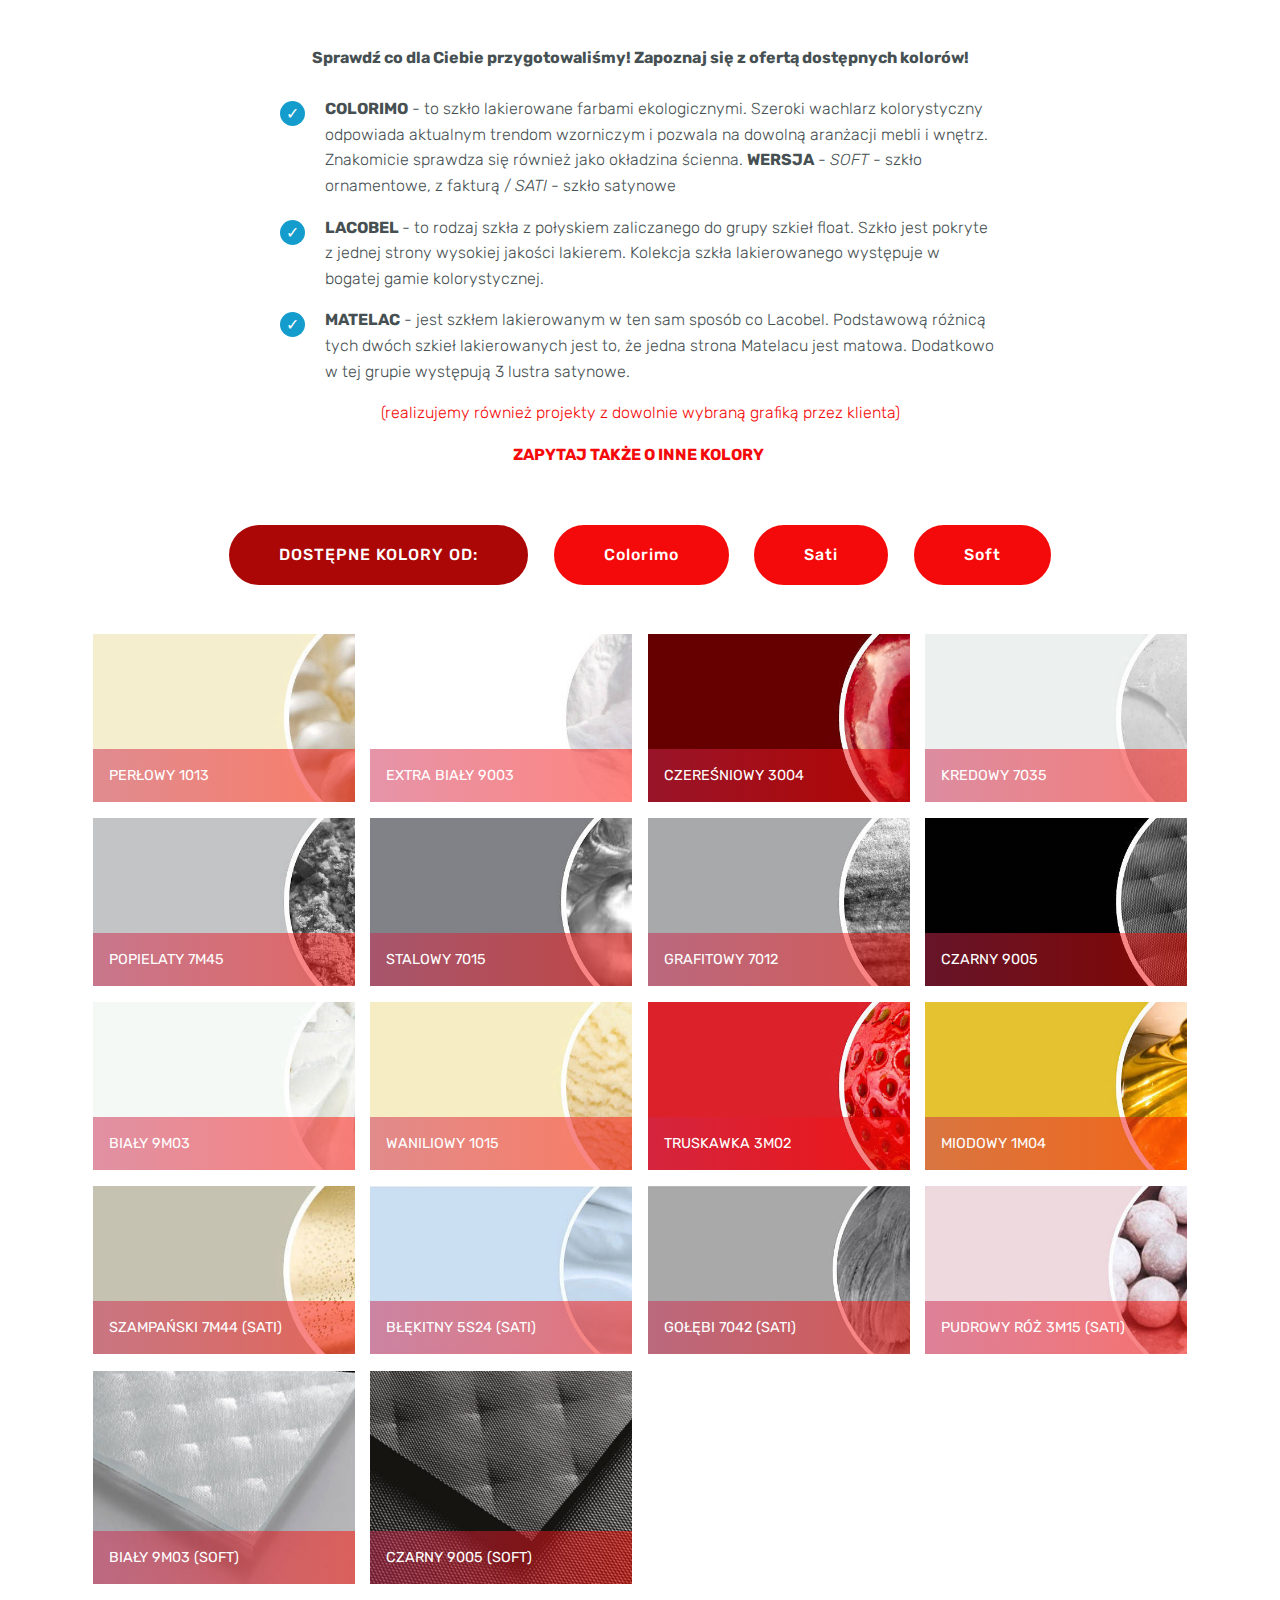
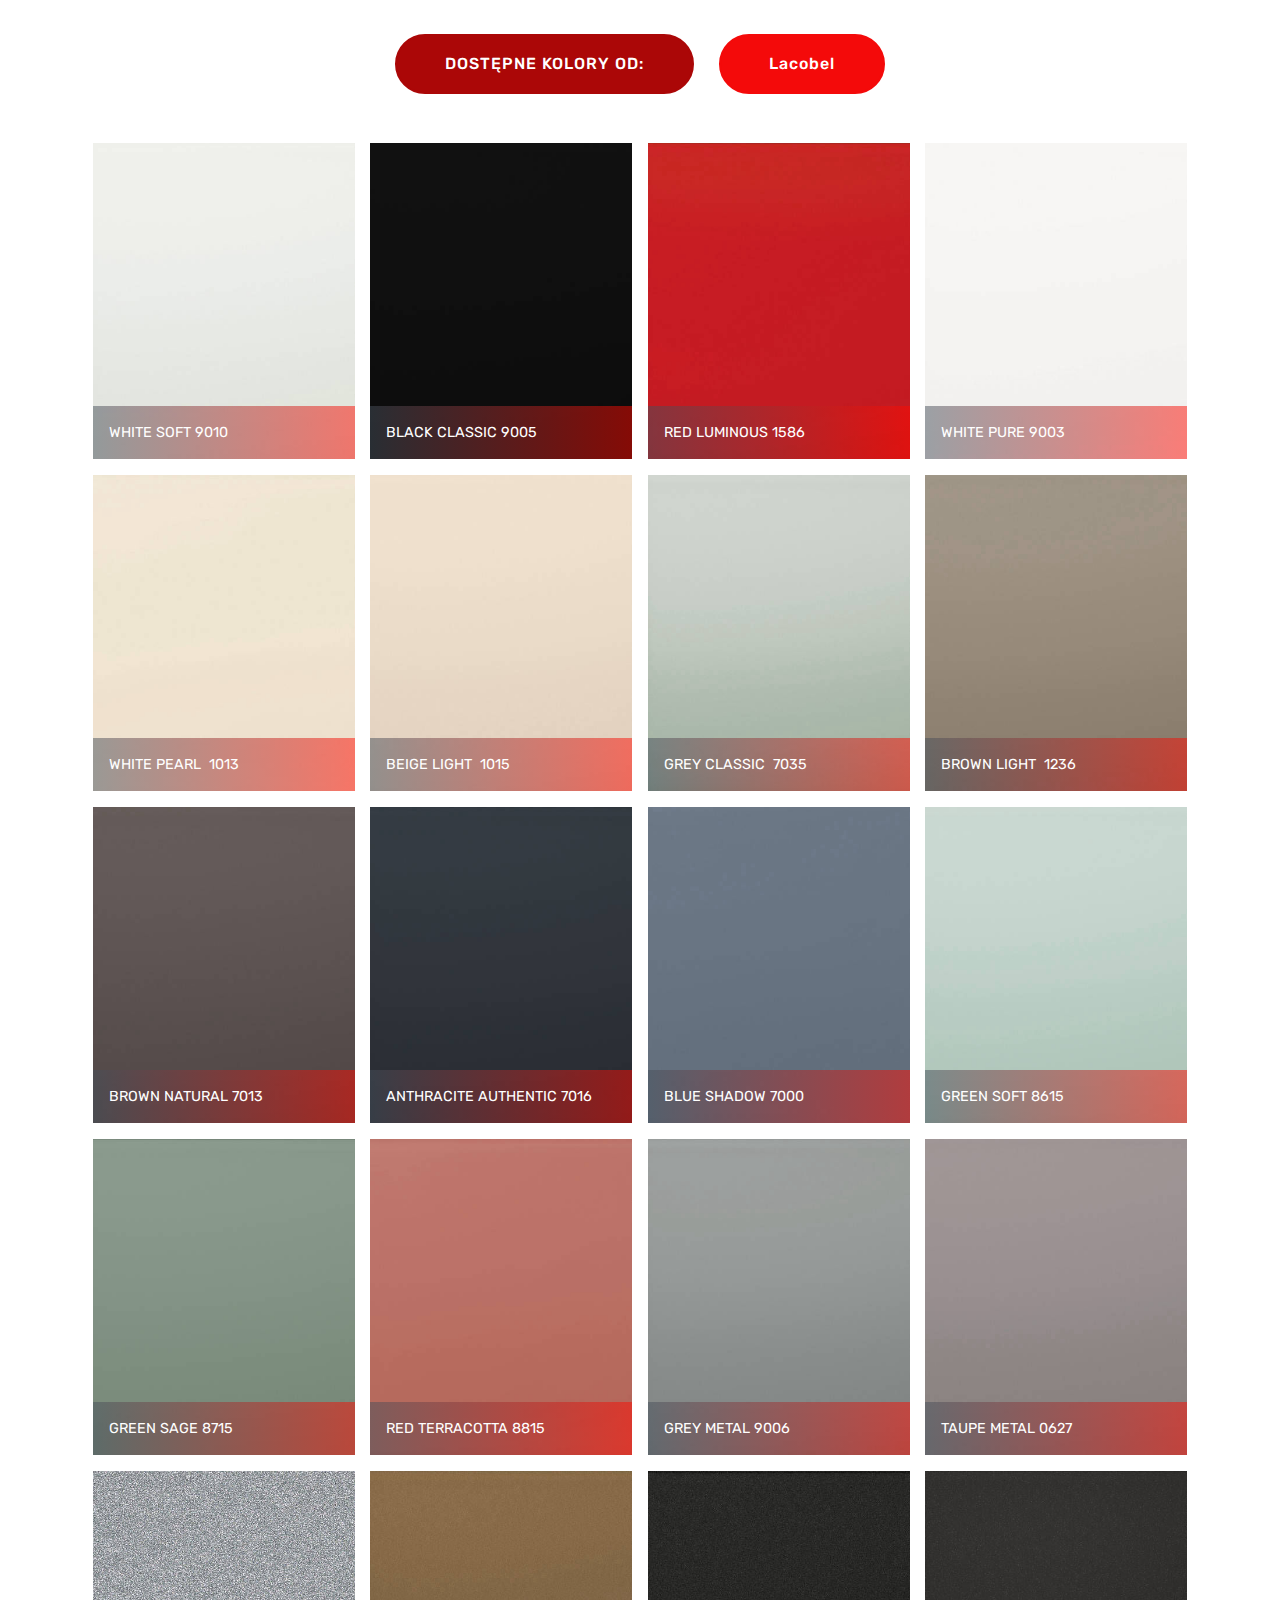
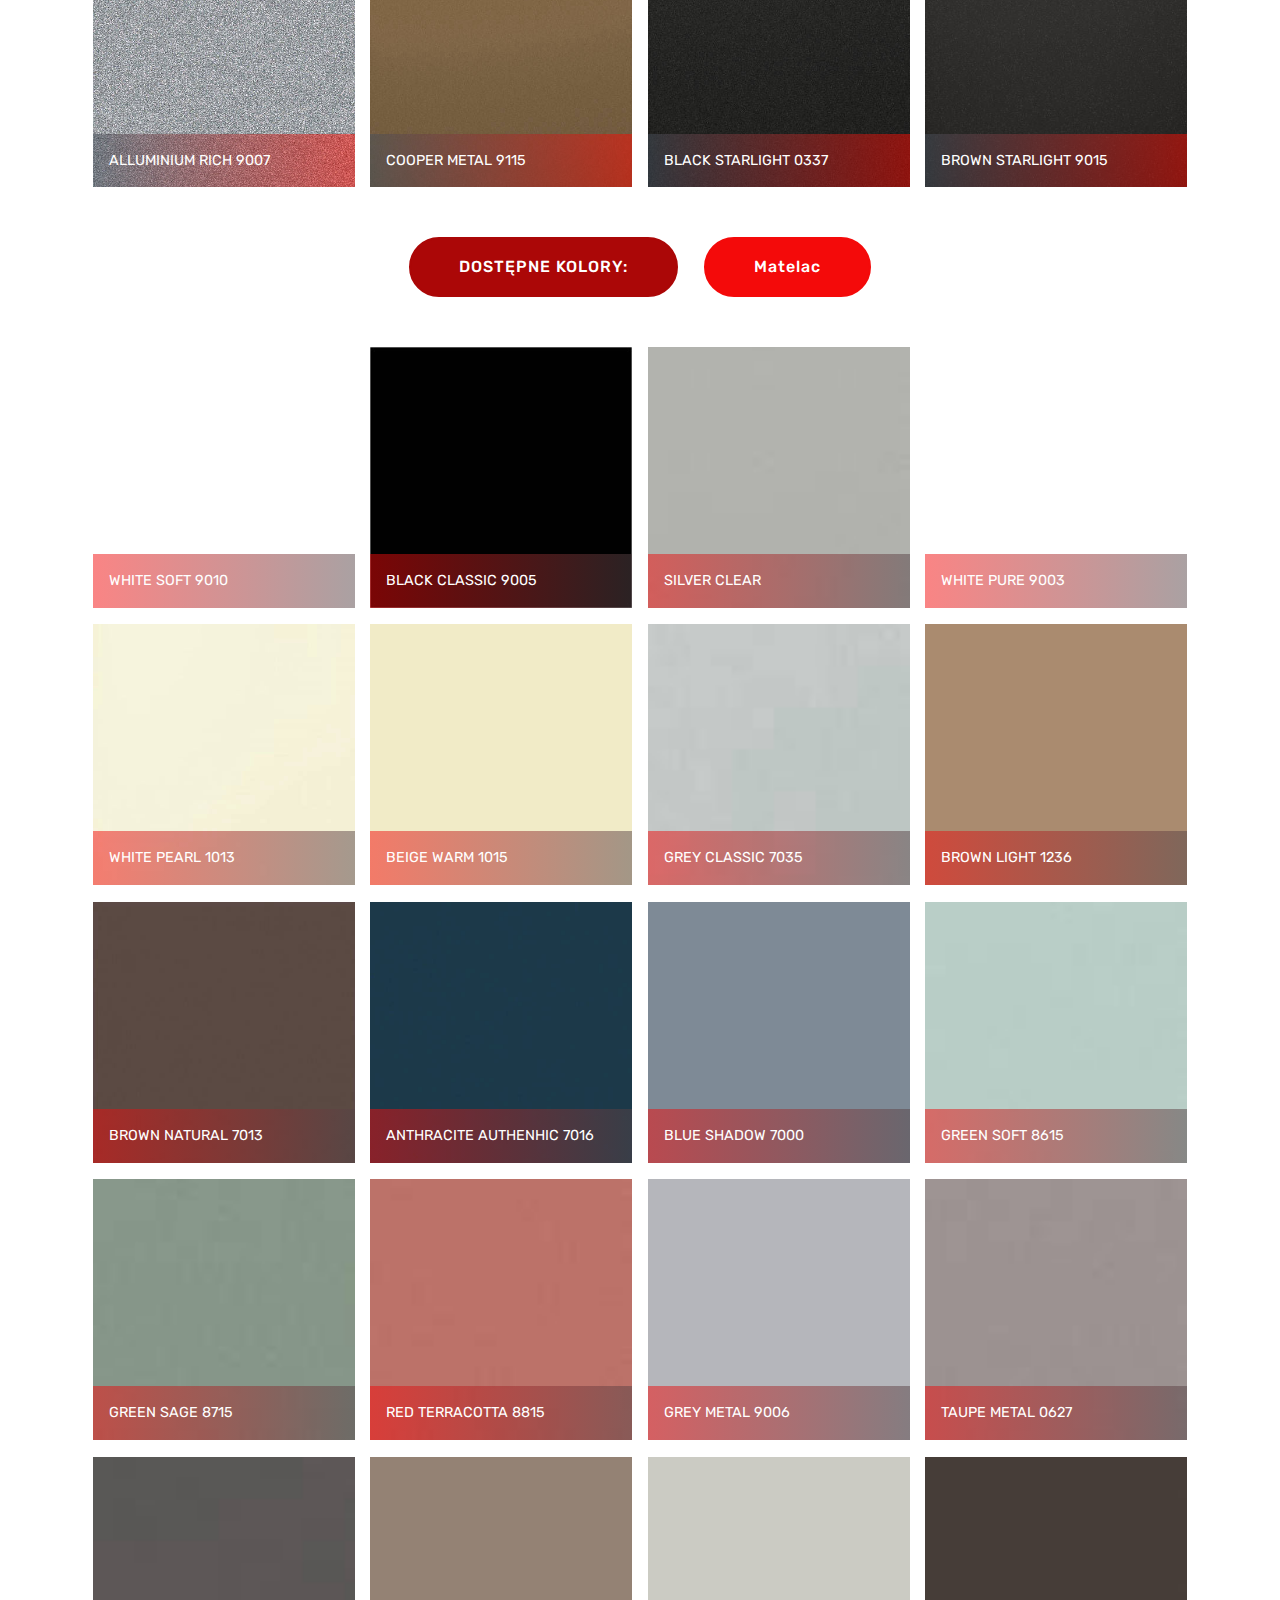
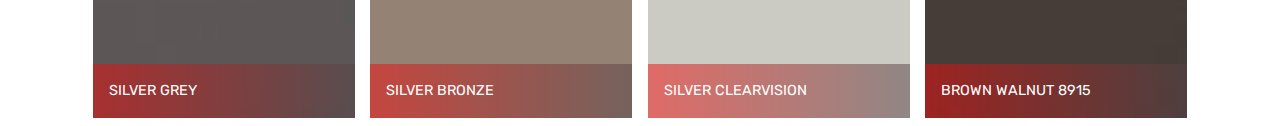
<file: index.html>
<!DOCTYPE html>
<html >
<head>
  <!-- Site made with Mobirise Website Builder v4.7.9, https://mobirise.com -->
  <meta charset="UTF-8">
  <meta http-equiv="X-UA-Compatible" content="IE=edge">
  <meta name="generator" content="Mobirise v4.7.9, mobirise.com">
  <meta name="viewport" content="width=device-width, initial-scale=1, minimum-scale=1">
  <link rel="shortcut icon" href="assets/images/logo4.png" type="image/x-icon">
  <meta name="description" content="">
  <title>Paleta Kolorów</title>
  <link rel="stylesheet" href="assets/web/assets/mobirise-icons/mobirise-icons.css">
  <link rel="stylesheet" href="assets/tether/tether.min.css">
  <link rel="stylesheet" href="assets/bootstrap/css/bootstrap.min.css">
  <link rel="stylesheet" href="assets/bootstrap/css/bootstrap-grid.min.css">
  <link rel="stylesheet" href="assets/bootstrap/css/bootstrap-reboot.min.css">
  <link rel="stylesheet" href="assets/animatecss/animate.min.css">
  <link rel="stylesheet" href="assets/theme/css/style.css">
  <link rel="stylesheet" href="assets/gallery/style.css">
  <link rel="stylesheet" href="assets/mobirise/css/mbr-additional.css" type="text/css">
  
  
  
</head>
<body>
  <section class="mbr-section article content12 cid-qWymuKYcT7" id="content12-d">
     

    <div class="container">
        <div class="media-container-row">
            <div class="mbr-text counter-container col-12 col-md-8 mbr-fonts-style display-4">
                <div><span style="color: rgb(70, 80, 82); font-size: 1rem;"><strong>Sprawdź co dla Ciebie przygotowaliśmy! Zapoznaj się z ofertą dostępnych kolorów!</strong></span></div><div><span style="color: rgb(70, 80, 82); font-size: 1rem;">&nbsp;</span><br></div><ul>
                    <li><strong>COLORIMO</strong><span style="font-size: 1rem;"> - to szkło lakierowane farbami ekologicznymi. Szeroki wachlarz kolorystyczny odpowiada aktualnym trendom wzorniczym i pozwala na dowolną aranżacji mebli i wnętrz. Znakomicie sprawdza się również jako okładzina ścienna.&nbsp;</span><strong>WERSJA</strong><span style="font-size: 1rem;"> - </span><em>SOFT</em><span style="font-size: 1rem;"> - szkło ornamentowe, z fakturą / </span><em>SATI</em><span style="font-size: 1rem;"> - szkło satynowe&nbsp;</span></li>
                    <li><strong>LACOBEL&nbsp;</strong>- to rodzaj szkła z połyskiem zaliczanego do grupy szkieł float. Szkło jest pokryte z jednej strony wysokiej jakości lakierem. Kolekcja szkła lakierowanego występuje w bogatej gamie kolorystycznej.</li>
                    <li><strong>MATELAC</strong> - jest szkłem lakierowanym w ten sam sposób co Lacobel. Podstawową różnicą tych dwóch szkieł lakierowanych jest to, że jedna strona Matelacu jest matowa. Dodatkowo w tej grupie występują 3 lustra satynowe.</li></ul><p>(realizujemy również projekty z dowolnie wybraną grafiką przez klienta)</p><p><strong>ZAPYTAJ TAKŻE O INNE KOLORY&nbsp;</strong></p><ul>
                </ul>
            </div>
        </div>
    </div>
</section>

<section class="engine"><a href="https://mobiri.se/l">free website templates</a></section><section class="mbr-gallery mbr-slider-carousel cid-qWy3pbH9k9" id="gallery1-4">

    

    <div class="container">
        <div><!-- Filter --><div class="mbr-gallery-filter container gallery-filter-active"><ul buttons="0"><li class="mbr-gallery-filter-all"><a class="btn btn-md btn-secondary active display-7" href="">DOSTĘPNE KOLORY OD:</a></li></ul></div><!-- Gallery --><div class="mbr-gallery-row"><div class="mbr-gallery-layout-default"><div><div><div class="mbr-gallery-item mbr-gallery-item--p1" data-video-url="false" data-tags="Colorimo"><div href="#lb-gallery1-4" data-slide-to="0" data-toggle="modal"><img src="assets/images/col-1013-perlowy-4-460x296-460x296.jpg" alt="" title=""><span class="icon-focus"></span><span class="mbr-gallery-title mbr-fonts-style display-7">PERŁOWY 1013</span></div></div><div class="mbr-gallery-item mbr-gallery-item--p1" data-video-url="false" data-tags="Colorimo"><div href="#lb-gallery1-4" data-slide-to="1" data-toggle="modal"><img src="assets/images/col-9003-extrabialy-4-460x296-460x296.jpg" alt="" title=""><span class="icon-focus"></span><span class="mbr-gallery-title mbr-fonts-style display-7">EXTRA BIAŁY 9003</span></div></div><div class="mbr-gallery-item mbr-gallery-item--p1" data-video-url="false" data-tags="Colorimo"><div href="#lb-gallery1-4" data-slide-to="2" data-toggle="modal"><img src="assets/images/col-3004-czeresniowy-4-460x296-460x296.jpg" alt="" title=""><span class="icon-focus"></span><span class="mbr-gallery-title mbr-fonts-style display-7">CZEREŚNIOWY 3004</span></div></div><div class="mbr-gallery-item mbr-gallery-item--p1" data-video-url="false" data-tags="Colorimo"><div href="#lb-gallery1-4" data-slide-to="3" data-toggle="modal"><img src="assets/images/col-7035-kredowy-6-460x296-460x296.jpg" alt="" title=""><span class="icon-focus"></span><span class="mbr-gallery-title mbr-fonts-style display-7">KREDOWY 7035</span></div></div><div class="mbr-gallery-item mbr-gallery-item--p1" data-video-url="false" data-tags="Colorimo"><div href="#lb-gallery1-4" data-slide-to="4" data-toggle="modal"><img src="assets/images/col-7m45-popielaty-4-460x296-460x296.jpg" alt="" title=""><span class="icon-focus"></span><span class="mbr-gallery-title mbr-fonts-style display-7">POPIELATY 7M45</span></div></div><div class="mbr-gallery-item mbr-gallery-item--p1" data-video-url="false" data-tags="Colorimo"><div href="#lb-gallery1-4" data-slide-to="5" data-toggle="modal"><img src="assets/images/col-7015-stalowy-6-460x296-460x296.jpg" alt="" title=""><span class="icon-focus"></span><span class="mbr-gallery-title mbr-fonts-style display-7">STALOWY 7015</span></div></div><div class="mbr-gallery-item mbr-gallery-item--p1" data-video-url="false" data-tags="Colorimo"><div href="#lb-gallery1-4" data-slide-to="6" data-toggle="modal"><img src="assets/images/col-7012-grafitowy-6-460x296-460x296.jpg" alt="" title=""><span class="icon-focus"></span><span class="mbr-gallery-title mbr-fonts-style display-7">GRAFITOWY 7012</span></div></div><div class="mbr-gallery-item mbr-gallery-item--p1" data-video-url="false" data-tags="Colorimo"><div href="#lb-gallery1-4" data-slide-to="7" data-toggle="modal"><img src="assets/images/col-9005-czarny-4-460x296-460x296.jpg" alt="" title=""><span class="icon-focus"></span><span class="mbr-gallery-title mbr-fonts-style display-7">CZARNY 9005</span></div></div><div class="mbr-gallery-item mbr-gallery-item--p1" data-video-url="false" data-tags="Colorimo"><div href="#lb-gallery1-4" data-slide-to="8" data-toggle="modal"><img src="assets/images/col-9m03-bialy-6-460x296-460x296.jpg" alt="" title=""><span class="icon-focus"></span><span class="mbr-gallery-title mbr-fonts-style display-7">BIAŁY 9M03</span></div></div><div class="mbr-gallery-item mbr-gallery-item--p1" data-video-url="false" data-tags="Colorimo"><div href="#lb-gallery1-4" data-slide-to="9" data-toggle="modal"><img src="assets/images/col-1015-waniliowy-4-460x296-460x296.jpg" alt="" title=""><span class="icon-focus"></span><span class="mbr-gallery-title mbr-fonts-style display-7">WANILIOWY 1015</span></div></div><div class="mbr-gallery-item mbr-gallery-item--p1" data-video-url="false" data-tags="Colorimo"><div href="#lb-gallery1-4" data-slide-to="10" data-toggle="modal"><img src="assets/images/col-3m02-truskawkowy-6-460x296-460x296.jpg" alt="" title=""><span class="icon-focus"></span><span class="mbr-gallery-title mbr-fonts-style display-7">TRUSKAWKA 3M02</span></div></div><div class="mbr-gallery-item mbr-gallery-item--p1" data-video-url="false" data-tags="Colorimo"><div href="#lb-gallery1-4" data-slide-to="11" data-toggle="modal"><img src="assets/images/col-1m04-miodowy-6-460x296-460x296.jpg" alt="" title=""><span class="icon-focus"></span><span class="mbr-gallery-title mbr-fonts-style display-7">MIODOWY 1M04</span></div></div><div class="mbr-gallery-item mbr-gallery-item--p1" data-video-url="false" data-tags="Colorimo, Sati"><div href="#lb-gallery1-4" data-slide-to="12" data-toggle="modal"><img src="assets/images/col-sati-szampanski2-4-460x296-460x296.jpg" alt="" title=""><span class="icon-focus"></span><span class="mbr-gallery-title mbr-fonts-style display-7">SZAMPAŃSKI 7M44 (SATI)</span></div></div><div class="mbr-gallery-item mbr-gallery-item--p1" data-video-url="false" data-tags="Colorimo, Sati"><div href="#lb-gallery1-4" data-slide-to="13" data-toggle="modal"><img src="assets/images/col-sati-blekitny-ok-5-460x296-460x296.jpg" alt="" title=""><span class="icon-focus"></span><span class="mbr-gallery-title mbr-fonts-style display-7">BŁĘKITNY 5S24 (SATI)</span></div></div><div class="mbr-gallery-item mbr-gallery-item--p1" data-video-url="false" data-tags="Colorimo, Sati"><div href="#lb-gallery1-4" data-slide-to="14" data-toggle="modal"><img src="assets/images/col-sati-golebi-ok-5-460x296-460x296.jpg" alt="" title=""><span class="icon-focus"></span><span class="mbr-gallery-title mbr-fonts-style display-7">GOŁĘBI 7042 (SATI)</span></div></div><div class="mbr-gallery-item mbr-gallery-item--p1" data-video-url="false" data-tags="Colorimo, Sati"><div href="#lb-gallery1-4" data-slide-to="15" data-toggle="modal"><img src="assets/images/col-sati-pudrowy-ok-5-460x296-460x296.jpg" alt="" title=""><span class="icon-focus"></span><span class="mbr-gallery-title mbr-fonts-style display-7">PUDROWY RÓŻ 3M15 (SATI)</span></div></div><div class="mbr-gallery-item mbr-gallery-item--p1" data-video-url="false" data-tags="Colorimo, Soft"><div href="#lb-gallery1-4" data-slide-to="16" data-toggle="modal"><img src="assets/images/soft-9003-400x326-400x326.jpg" alt="" title=""><span class="icon-focus"></span><span class="mbr-gallery-title mbr-fonts-style display-7">BIAŁY 9M03 (SOFT)</span></div></div><div class="mbr-gallery-item mbr-gallery-item--p1" data-video-url="false" data-tags="Colorimo, Soft"><div href="#lb-gallery1-4" data-slide-to="17" data-toggle="modal"><img src="assets/images/soft-9005-684x558-684x558.jpg" alt="" title=""><span class="icon-focus"></span><span class="mbr-gallery-title mbr-fonts-style display-7">CZARNY 9005 (SOFT)</span></div></div></div></div><div class="clearfix"></div></div></div><!-- Lightbox --><div data-app-prevent-settings="" class="mbr-slider modal fade carousel slide" tabindex="-1" data-keyboard="true" data-interval="false" id="lb-gallery1-4"><div class="modal-dialog"><div class="modal-content"><div class="modal-body"><div class="carousel-inner"><div class="carousel-item"><img src="assets/images/col-1013-perlowy-4-460x296.jpg" alt="" title=""></div><div class="carousel-item"><img src="assets/images/col-9003-extrabialy-4-460x296.jpg" alt="" title=""></div><div class="carousel-item"><img src="assets/images/col-3004-czeresniowy-4-460x296.jpg" alt="" title=""></div><div class="carousel-item"><img src="assets/images/col-7035-kredowy-6-460x296.jpg" alt="" title=""></div><div class="carousel-item"><img src="assets/images/col-7m45-popielaty-4-460x296.jpg" alt="" title=""></div><div class="carousel-item"><img src="assets/images/col-7015-stalowy-6-460x296.jpg" alt="" title=""></div><div class="carousel-item"><img src="assets/images/col-7012-grafitowy-6-460x296.jpg" alt="" title=""></div><div class="carousel-item"><img src="assets/images/col-9005-czarny-4-460x296.jpg" alt="" title=""></div><div class="carousel-item"><img src="assets/images/col-9m03-bialy-6-460x296.jpg" alt="" title=""></div><div class="carousel-item"><img src="assets/images/col-1015-waniliowy-4-460x296.jpg" alt="" title=""></div><div class="carousel-item"><img src="assets/images/col-3m02-truskawkowy-6-460x296.jpg" alt="" title=""></div><div class="carousel-item"><img src="assets/images/col-1m04-miodowy-6-460x296.jpg" alt="" title=""></div><div class="carousel-item active"><img src="assets/images/col-sati-szampanski2-4-460x296.jpg" alt="" title=""></div><div class="carousel-item"><img src="assets/images/col-sati-blekitny-ok-5-460x296.jpg" alt="" title=""></div><div class="carousel-item"><img src="assets/images/col-sati-golebi-ok-5-460x296.jpg" alt="" title=""></div><div class="carousel-item"><img src="assets/images/col-sati-pudrowy-ok-5-460x296.jpg" alt="" title=""></div><div class="carousel-item"><img src="assets/images/soft-9003-400x326.jpg" alt="" title=""></div><div class="carousel-item"><img src="assets/images/soft-9005-684x558.jpg" alt="" title=""></div></div><a class="carousel-control carousel-control-prev" role="button" data-slide="prev" href="#lb-gallery1-4"><span class="mbri-left mbr-iconfont" aria-hidden="true"></span><span class="sr-only">Previous</span></a><a class="carousel-control carousel-control-next" role="button" data-slide="next" href="#lb-gallery1-4"><span class="mbri-right mbr-iconfont" aria-hidden="true"></span><span class="sr-only">Next</span></a><a class="close" href="#" role="button" data-dismiss="modal"><span class="sr-only">Close</span></a></div></div></div></div></div>
    </div>

</section>

<section class="mbr-gallery mbr-slider-carousel cid-qWyB5i6XS9" id="gallery1-g">

    

    <div class="container">
        <div><!-- Filter --><div class="mbr-gallery-filter container gallery-filter-active"><ul buttons="0"><li class="mbr-gallery-filter-all"><a class="btn btn-md btn-secondary active display-7" href="">DOSTĘPNE KOLORY OD:</a></li></ul></div><!-- Gallery --><div class="mbr-gallery-row"><div class="mbr-gallery-layout-default"><div><div><div class="mbr-gallery-item mbr-gallery-item--p1" data-video-url="false" data-tags="Lacobel"><div href="#lb-gallery1-g" data-slide-to="0" data-toggle="modal"><img src="assets/images/lacobel-white-soft-9010-450x544-450x544.jpg" alt="" title=""><span class="icon-focus"></span><span class="mbr-gallery-title mbr-fonts-style display-7">WHITE SOFT 9010</span></div></div><div class="mbr-gallery-item mbr-gallery-item--p1" data-video-url="false" data-tags="Lacobel"><div href="#lb-gallery1-g" data-slide-to="1" data-toggle="modal"><img src="assets/images/lacobel-black-classic-9005-450x544-450x544.jpg" alt="" title=""><span class="icon-focus"></span><span class="mbr-gallery-title mbr-fonts-style display-7">BLACK CLASSIC 9005</span></div></div><div class="mbr-gallery-item mbr-gallery-item--p1" data-video-url="false" data-tags="Lacobel"><div href="#lb-gallery1-g" data-slide-to="2" data-toggle="modal"><img src="assets/images/lacobel-red-lumious-1586-450x544-450x544.jpg" alt="" title=""><span class="icon-focus"></span><span class="mbr-gallery-title mbr-fonts-style display-7">RED LUMINOUS 1586</span></div></div><div class="mbr-gallery-item mbr-gallery-item--p1" data-video-url="false" data-tags="Lacobel"><div href="#lb-gallery1-g" data-slide-to="3" data-toggle="modal"><img src="assets/images/lacobel-white-pure-9003-450x544-450x544.jpg" alt="" title=""><span class="icon-focus"></span><span class="mbr-gallery-title mbr-fonts-style display-7">WHITE PURE 9003</span></div></div><div class="mbr-gallery-item mbr-gallery-item--p1" data-video-url="false" data-tags="Lacobel"><div href="#lb-gallery1-g" data-slide-to="4" data-toggle="modal"><img src="assets/images/lacobel-white-pearl-1013-450x544-450x544.jpg" alt="" title=""><span class="icon-focus"></span><span class="mbr-gallery-title mbr-fonts-style display-7">WHITE PEARL &nbsp;1013</span></div></div><div class="mbr-gallery-item mbr-gallery-item--p1" data-video-url="false" data-tags="Lacobel"><div href="#lb-gallery1-g" data-slide-to="5" data-toggle="modal"><img src="assets/images/lacobel-beige-light-1015-450x544-450x544.jpg" alt="" title=""><span class="icon-focus"></span><span class="mbr-gallery-title mbr-fonts-style display-7">BEIGE LIGHT &nbsp;1015</span></div></div><div class="mbr-gallery-item mbr-gallery-item--p1" data-video-url="false" data-tags="Lacobel"><div href="#lb-gallery1-g" data-slide-to="6" data-toggle="modal"><img src="assets/images/lacobel-grey-classic-7035-450x544-450x544.jpg" alt="" title=""><span class="icon-focus"></span><span class="mbr-gallery-title mbr-fonts-style display-7">GREY CLASSIC &nbsp;7035 </span></div></div><div class="mbr-gallery-item mbr-gallery-item--p1" data-video-url="false" data-tags="Lacobel"><div href="#lb-gallery1-g" data-slide-to="7" data-toggle="modal"><img src="assets/images/lacobel-brown-light-1236-450x544-450x544.jpg" alt="" title=""><span class="icon-focus"></span><span class="mbr-gallery-title mbr-fonts-style display-7">BROWN LIGHT &nbsp;1236 </span></div></div><div class="mbr-gallery-item mbr-gallery-item--p1" data-video-url="false" data-tags="Lacobel"><div href="#lb-gallery1-g" data-slide-to="8" data-toggle="modal"><img src="assets/images/lacobel-brown-natural-7013-450x544-450x544.jpg" alt="" title=""><span class="icon-focus"></span><span class="mbr-gallery-title mbr-fonts-style display-7">BROWN NATURAL 7013 </span></div></div><div class="mbr-gallery-item mbr-gallery-item--p1" data-video-url="false" data-tags="Lacobel"><div href="#lb-gallery1-g" data-slide-to="9" data-toggle="modal"><img src="assets/images/lacobel-anthracite-authentic-7016-450x544-450x544.jpg" alt="" title=""><span class="icon-focus"></span><span class="mbr-gallery-title mbr-fonts-style display-7">ANTHRACITE AUTHENTIC 7016 </span></div></div><div class="mbr-gallery-item mbr-gallery-item--p1" data-video-url="false" data-tags="Lacobel"><div href="#lb-gallery1-g" data-slide-to="10" data-toggle="modal"><img src="assets/images/lacobel-blue-shadow-7000-450x544-450x544.jpg" alt="" title=""><span class="icon-focus"></span><span class="mbr-gallery-title mbr-fonts-style display-7">BLUE SHADOW 7000 </span></div></div><div class="mbr-gallery-item mbr-gallery-item--p1" data-video-url="false" data-tags="Lacobel"><div href="#lb-gallery1-g" data-slide-to="11" data-toggle="modal"><img src="assets/images/lacobel-green-soft-8615-450x544-450x544.jpg" alt="" title=""><span class="icon-focus"></span><span class="mbr-gallery-title mbr-fonts-style display-7">GREEN SOFT 8615</span></div></div><div class="mbr-gallery-item mbr-gallery-item--p1" data-video-url="false" data-tags="Lacobel"><div href="#lb-gallery1-g" data-slide-to="12" data-toggle="modal"><img src="assets/images/lacobel-green-sage-8715-450x544-450x544.jpg" alt="" title=""><span class="icon-focus"></span><span class="mbr-gallery-title mbr-fonts-style display-7">GREEN SAGE 8715<br></span></div></div><div class="mbr-gallery-item mbr-gallery-item--p1" data-video-url="false" data-tags="Lacobel"><div href="#lb-gallery1-g" data-slide-to="13" data-toggle="modal"><img src="assets/images/lacobel-red-terracotta-8815-450x544-450x544.jpg" alt="" title=""><span class="icon-focus"></span><span class="mbr-gallery-title mbr-fonts-style display-7">RED TERRACOTTA 8815<br></span></div></div><div class="mbr-gallery-item mbr-gallery-item--p1" data-video-url="false" data-tags="Lacobel"><div href="#lb-gallery1-g" data-slide-to="14" data-toggle="modal"><img src="assets/images/lacobel-grey-metal-9006-450x544-450x544.jpg" alt="" title=""><span class="icon-focus"></span><span class="mbr-gallery-title mbr-fonts-style display-7">GREY METAL 9006<br></span></div></div><div class="mbr-gallery-item mbr-gallery-item--p1" data-video-url="false" data-tags="Lacobel"><div href="#lb-gallery1-g" data-slide-to="15" data-toggle="modal"><img src="assets/images/lacobel-taupe-metal-627-450x544-450x544.jpg" alt="" title=""><span class="icon-focus"></span><span class="mbr-gallery-title mbr-fonts-style display-7">TAUPE METAL 0627<br></span></div></div><div class="mbr-gallery-item mbr-gallery-item--p1" data-video-url="false" data-tags="Lacobel"><div href="#lb-gallery1-g" data-slide-to="16" data-toggle="modal"><img src="assets/images/lacobel-aluminium-rich-9007-450x544-450x544.jpg" alt="" title=""><span class="icon-focus"></span><span class="mbr-gallery-title mbr-fonts-style display-7">ALLUMINIUM RICH 9007<br></span></div></div><div class="mbr-gallery-item mbr-gallery-item--p1" data-video-url="false" data-tags="Lacobel"><div href="#lb-gallery1-g" data-slide-to="17" data-toggle="modal"><img src="assets/images/lacobel-copper-metal-9115-450x544-450x544.jpg" alt="" title=""><span class="icon-focus"></span><span class="mbr-gallery-title mbr-fonts-style display-7">COOPER METAL 9115<br></span></div></div><div class="mbr-gallery-item mbr-gallery-item--p1" data-video-url="false" data-tags="Lacobel"><div href="#lb-gallery1-g" data-slide-to="18" data-toggle="modal"><img src="assets/images/lacobel-black-starlight-337-450x544-450x544.jpg" alt="" title=""><span class="icon-focus"></span><span class="mbr-gallery-title mbr-fonts-style display-7">BLACK STARLIGHT 0337<br></span></div></div><div class="mbr-gallery-item mbr-gallery-item--p1" data-video-url="false" data-tags="Lacobel"><div href="#lb-gallery1-g" data-slide-to="19" data-toggle="modal"><img src="assets/images/lacobel-brown-starlight-9015-450x544-450x544.jpg" alt="" title=""><span class="icon-focus"></span><span class="mbr-gallery-title mbr-fonts-style display-7">BROWN STARLIGHT 9015<br></span></div></div></div></div><div class="clearfix"></div></div></div><!-- Lightbox --><div data-app-prevent-settings="" class="mbr-slider modal fade carousel slide" tabindex="-1" data-keyboard="true" data-interval="false" id="lb-gallery1-g"><div class="modal-dialog"><div class="modal-content"><div class="modal-body"><div class="carousel-inner"><div class="carousel-item"><img src="assets/images/lacobel-white-soft-9010-450x544.jpg" alt="" title=""></div><div class="carousel-item"><img src="assets/images/lacobel-black-classic-9005-450x544.jpg" alt="" title=""></div><div class="carousel-item"><img src="assets/images/lacobel-red-lumious-1586-450x544.jpg" alt="" title=""></div><div class="carousel-item"><img src="assets/images/lacobel-white-pure-9003-450x544.jpg" alt="" title=""></div><div class="carousel-item"><img src="assets/images/lacobel-white-pearl-1013-450x544.jpg" alt="" title=""></div><div class="carousel-item"><img src="assets/images/lacobel-beige-light-1015-450x544.jpg" alt="" title=""></div><div class="carousel-item"><img src="assets/images/lacobel-grey-classic-7035-450x544.jpg" alt="" title=""></div><div class="carousel-item"><img src="assets/images/lacobel-brown-light-1236-450x544.jpg" alt="" title=""></div><div class="carousel-item"><img src="assets/images/lacobel-brown-natural-7013-450x544.jpg" alt="" title=""></div><div class="carousel-item"><img src="assets/images/lacobel-anthracite-authentic-7016-450x544.jpg" alt="" title=""></div><div class="carousel-item"><img src="assets/images/lacobel-blue-shadow-7000-450x544.jpg" alt="" title=""></div><div class="carousel-item"><img src="assets/images/lacobel-green-soft-8615-450x544.jpg" alt="" title=""></div><div class="carousel-item"><img src="assets/images/lacobel-green-sage-8715-450x544.jpg" alt="" title=""></div><div class="carousel-item"><img src="assets/images/lacobel-red-terracotta-8815-450x544.jpg" alt="" title=""></div><div class="carousel-item"><img src="assets/images/lacobel-grey-metal-9006-450x544.jpg" alt="" title=""></div><div class="carousel-item"><img src="assets/images/lacobel-taupe-metal-627-450x544.jpg" alt="" title=""></div><div class="carousel-item"><img src="assets/images/lacobel-aluminium-rich-9007-450x544.jpg" alt="" title=""></div><div class="carousel-item"><img src="assets/images/lacobel-copper-metal-9115-450x544.jpg" alt="" title=""></div><div class="carousel-item"><img src="assets/images/lacobel-black-starlight-337-450x544.jpg" alt="" title=""></div><div class="carousel-item active"><img src="assets/images/lacobel-brown-starlight-9015-450x544.jpg" alt="" title=""></div></div><a class="carousel-control carousel-control-prev" role="button" data-slide="prev" href="#lb-gallery1-g"><span class="mbri-left mbr-iconfont" aria-hidden="true"></span><span class="sr-only">Previous</span></a><a class="carousel-control carousel-control-next" role="button" data-slide="next" href="#lb-gallery1-g"><span class="mbri-right mbr-iconfont" aria-hidden="true"></span><span class="sr-only">Next</span></a><a class="close" href="#" role="button" data-dismiss="modal"><span class="sr-only">Close</span></a></div></div></div></div></div>
    </div>

</section>

<section class="mbr-gallery mbr-slider-carousel cid-qWyQKi8HCZ" id="gallery2-h">

    

    <div class="container">
        <div><!-- Filter --><div class="mbr-gallery-filter container gallery-filter-active"><ul buttons="0"><li class="mbr-gallery-filter-all"><a class="btn btn-md btn-secondary active display-7" href="">DOSTĘPNE KOLORY:</a></li></ul></div><!-- Gallery --><div class="mbr-gallery-row"><div class="mbr-gallery-layout-default"><div><div><div class="mbr-gallery-item mbr-gallery-item--p1" data-video-url="false" data-tags="Matelac"><div href="#lb-gallery2-h" data-slide-to="0" data-toggle="modal"><img src="assets/images/422-img-440x440-440x440.jpg" alt="" title=""><span class="icon-focus"></span><span class="mbr-gallery-title mbr-fonts-style display-7">WHITE SOFT 9010</span></div></div><div class="mbr-gallery-item mbr-gallery-item--p1" data-video-url="false" data-tags="Matelac"><div href="#lb-gallery2-h" data-slide-to="1" data-toggle="modal"><img src="assets/images/408-img-440x440-440x440.jpg" alt="" title=""><span class="icon-focus"></span><span class="mbr-gallery-title mbr-fonts-style display-7">BLACK CLASSIC 9005</span></div></div><div class="mbr-gallery-item mbr-gallery-item--p1" data-video-url="false" data-tags="Matelac"><div href="#lb-gallery2-h" data-slide-to="2" data-toggle="modal"><img src="assets/images/18640-matelac-silver-clear-100x100-100x100.jpg" alt="" title=""><span class="icon-focus"></span><span class="mbr-gallery-title mbr-fonts-style display-7">SILVER CLEAR</span></div></div><div class="mbr-gallery-item mbr-gallery-item--p1" data-video-url="false" data-tags="Matelac"><div href="#lb-gallery2-h" data-slide-to="3" data-toggle="modal"><img src="assets/images/422-img-440x440-440x440.jpg" alt="" title=""><span class="icon-focus"></span><span class="mbr-gallery-title mbr-fonts-style display-7">WHITE PURE 9003</span></div></div><div class="mbr-gallery-item mbr-gallery-item--p1" data-video-url="false" data-tags="Matelac"><div href="#lb-gallery2-h" data-slide-to="4" data-toggle="modal"><img src="assets/images/412-img-440x440-440x440.jpg" alt="" title=""><span class="icon-focus"></span><span class="mbr-gallery-title mbr-fonts-style display-7">WHITE PEARL 1013</span></div></div><div class="mbr-gallery-item mbr-gallery-item--p1" data-video-url="false" data-tags="Matelac"><div href="#lb-gallery2-h" data-slide-to="5" data-toggle="modal"><img src="assets/images/406-img-440x440-440x440.jpg" alt="" title=""><span class="icon-focus"></span><span class="mbr-gallery-title mbr-fonts-style display-7">BEIGE WARM 1015</span></div></div><div class="mbr-gallery-item mbr-gallery-item--p1" data-video-url="false" data-tags="Matelac"><div href="#lb-gallery2-h" data-slide-to="6" data-toggle="modal"><img src="assets/images/18692-matelac-grey-7035-100x100-100x100.jpg" alt="" title=""><span class="icon-focus"></span><span class="mbr-gallery-title mbr-fonts-style display-7">GREY CLASSIC 7035</span></div></div><div class="mbr-gallery-item mbr-gallery-item--p1" data-video-url="false" data-tags="Matelac"><div href="#lb-gallery2-h" data-slide-to="7" data-toggle="modal"><img src="assets/images/409-img-440x440-440x440.jpg" alt="" title=""><span class="icon-focus"></span><span class="mbr-gallery-title mbr-fonts-style display-7">BROWN LIGHT 1236</span></div></div><div class="mbr-gallery-item mbr-gallery-item--p1" data-video-url="false" data-tags="Matelac"><div href="#lb-gallery2-h" data-slide-to="8" data-toggle="modal"><img src="assets/images/93-img-440x440-440x440.jpg" alt="" title=""><span class="icon-focus"></span><span class="mbr-gallery-title mbr-fonts-style display-7">BROWN NATURAL 7013</span></div></div><div class="mbr-gallery-item mbr-gallery-item--p1" data-video-url="false" data-tags="Matelac"><div href="#lb-gallery2-h" data-slide-to="9" data-toggle="modal"><img src="assets/images/405-img-440x440-440x440.jpg" alt="" title=""><span class="icon-focus"></span><span class="mbr-gallery-title mbr-fonts-style display-7">ANTHRACITE AUTHENHIC 7016</span></div></div><div class="mbr-gallery-item mbr-gallery-item--p1" data-video-url="false" data-tags="Matelac"><div href="#lb-gallery2-h" data-slide-to="10" data-toggle="modal"><img src="assets/images/316-img-440x440-440x440.jpg" alt="" title=""><span class="icon-focus"></span><span class="mbr-gallery-title mbr-fonts-style display-7">BLUE SHADOW 7000</span></div></div><div class="mbr-gallery-item mbr-gallery-item--p1" data-video-url="false" data-tags="Matelac"><div href="#lb-gallery2-h" data-slide-to="11" data-toggle="modal"><img src="assets/images/18691-matelac-green-soft-8615-100x100-100x100.jpg" alt="" title=""><span class="icon-focus"></span><span class="mbr-gallery-title mbr-fonts-style display-7">GREEN SOFT 8615 </span></div></div><div class="mbr-gallery-item mbr-gallery-item--p1" data-video-url="false" data-tags="Matelac"><div href="#lb-gallery2-h" data-slide-to="12" data-toggle="modal"><img src="assets/images/18642-matelac-green-8715-100x100-100x100.jpg" alt="" title=""><span class="icon-focus"></span><span class="mbr-gallery-title mbr-fonts-style display-7">GREEN SAGE 8715 </span></div></div><div class="mbr-gallery-item mbr-gallery-item--p1" data-video-url="false" data-tags="Matelac"><div href="#lb-gallery2-h" data-slide-to="13" data-toggle="modal"><img src="assets/images/18693-matelac-red-8815-100x100-100x100.jpg" alt="" title=""><span class="icon-focus"></span><span class="mbr-gallery-title mbr-fonts-style display-7">RED TERRACOTTA 8815 </span></div></div><div class="mbr-gallery-item mbr-gallery-item--p1" data-video-url="false" data-tags="Matelac"><div href="#lb-gallery2-h" data-slide-to="14" data-toggle="modal"><img src="assets/images/18686-matelac-grey-9006-100x100-100x100.jpg" alt="" title=""><span class="icon-focus"></span><span class="mbr-gallery-title mbr-fonts-style display-7">GREY METAL 9006 </span></div></div><div class="mbr-gallery-item mbr-gallery-item--p1" data-video-url="false" data-tags="Matelac"><div href="#lb-gallery2-h" data-slide-to="15" data-toggle="modal"><img src="assets/images/18645-matelac-taupe-metal-100x100-100x100.jpg" alt="" title=""><span class="icon-focus"></span><span class="mbr-gallery-title mbr-fonts-style display-7">TAUPE METAL 0627</span></div></div><div class="mbr-gallery-item mbr-gallery-item--p1" data-video-url="false" data-tags="Matelac"><div href="#lb-gallery2-h" data-slide-to="16" data-toggle="modal"><img src="assets/images/18627-matelac-silver-grey-100x100-100x100.jpg" alt="" title=""><span class="icon-focus"></span><span class="mbr-gallery-title mbr-fonts-style display-7">SILVER GREY</span></div></div><div class="mbr-gallery-item mbr-gallery-item--p1" data-video-url="false" data-tags="Matelac"><div href="#lb-gallery2-h" data-slide-to="17" data-toggle="modal"><img src="assets/images/18651-matelac-silver-bronze-100x100-100x100.jpg" alt="" title=""><span class="icon-focus"></span><span class="mbr-gallery-title mbr-fonts-style display-7">SILVER BRONZE</span></div></div><div class="mbr-gallery-item mbr-gallery-item--p1" data-video-url="false" data-tags="Matelac"><div href="#lb-gallery2-h" data-slide-to="18" data-toggle="modal"><img src="assets/images/18648-matelac-silver-clearvision-100x100-100x100.jpg" alt="" title=""><span class="icon-focus"></span><span class="mbr-gallery-title mbr-fonts-style display-7">SILVER CLEARVISION</span></div></div><div class="mbr-gallery-item mbr-gallery-item--p1" data-video-url="false" data-tags="Matelac"><div href="#lb-gallery2-h" data-slide-to="19" data-toggle="modal"><img src="assets/images/18643-matelac-brown-8915-2-100x100-100x100.jpg" alt="" title=""><span class="icon-focus"></span><span class="mbr-gallery-title mbr-fonts-style display-7">BROWN WALNUT 8915</span></div></div></div></div><div class="clearfix"></div></div></div><!-- Lightbox --><div data-app-prevent-settings="" class="mbr-slider modal fade carousel slide" tabindex="-1" data-keyboard="true" data-interval="false" id="lb-gallery2-h"><div class="modal-dialog"><div class="modal-content"><div class="modal-body"><div class="carousel-inner"><div class="carousel-item"><img src="assets/images/422-img-440x440.jpg" alt="" title=""></div><div class="carousel-item"><img src="assets/images/408-img-440x440.jpg" alt="" title=""></div><div class="carousel-item"><img src="assets/images/18640-matelac-silver-clear-100x100.jpg" alt="" title=""></div><div class="carousel-item"><img src="assets/images/422-img-440x440.jpg" alt="" title=""></div><div class="carousel-item"><img src="assets/images/412-img-440x440.jpg" alt="" title=""></div><div class="carousel-item"><img src="assets/images/406-img-440x440.jpg" alt="" title=""></div><div class="carousel-item"><img src="assets/images/18692-matelac-grey-7035-100x100.jpg" alt="" title=""></div><div class="carousel-item"><img src="assets/images/409-img-440x440.jpg" alt="" title=""></div><div class="carousel-item"><img src="assets/images/93-img-440x440.jpg" alt="" title=""></div><div class="carousel-item"><img src="assets/images/405-img-440x440.jpg" alt="" title=""></div><div class="carousel-item"><img src="assets/images/316-img-440x440.jpg" alt="" title=""></div><div class="carousel-item"><img src="assets/images/18691-matelac-green-soft-8615-100x100.jpg" alt="" title=""></div><div class="carousel-item"><img src="assets/images/18642-matelac-green-8715-100x100.jpg" alt="" title=""></div><div class="carousel-item"><img src="assets/images/18693-matelac-red-8815-100x100.jpg" alt="" title=""></div><div class="carousel-item"><img src="assets/images/18686-matelac-grey-9006-100x100.jpg" alt="" title=""></div><div class="carousel-item"><img src="assets/images/18645-matelac-taupe-metal-100x100.jpg" alt="" title=""></div><div class="carousel-item"><img src="assets/images/18627-matelac-silver-grey-100x100.jpg" alt="" title=""></div><div class="carousel-item"><img src="assets/images/18651-matelac-silver-bronze-100x100.jpg" alt="" title=""></div><div class="carousel-item"><img src="assets/images/18648-matelac-silver-clearvision-100x100.jpg" alt="" title=""></div><div class="carousel-item active"><img src="assets/images/18643-matelac-brown-8915-2-100x100.jpg" alt="" title=""></div></div><a class="carousel-control carousel-control-prev" role="button" data-slide="prev" href="#lb-gallery2-h"><span class="mbri-left mbr-iconfont" aria-hidden="true"></span><span class="sr-only">Previous</span></a><a class="carousel-control carousel-control-next" role="button" data-slide="next" href="#lb-gallery2-h"><span class="mbri-right mbr-iconfont" aria-hidden="true"></span><span class="sr-only">Next</span></a><a class="close" href="#" role="button" data-dismiss="modal"><span class="sr-only">Close</span></a></div></div></div></div></div>
    </div>

</section>


  <script src="assets/web/assets/jquery/jquery.min.js"></script>
  <script src="assets/popper/popper.min.js"></script>
  <script src="assets/tether/tether.min.js"></script>
  <script src="assets/bootstrap/js/bootstrap.min.js"></script>
  <script src="assets/smoothscroll/smooth-scroll.js"></script>
  <script src="assets/viewportchecker/jquery.viewportchecker.js"></script>
  <script src="assets/vimeoplayer/jquery.mb.vimeo_player.js"></script>
  <script src="assets/bootstrapcarouselswipe/bootstrap-carousel-swipe.js"></script>
  <script src="assets/masonry/masonry.pkgd.min.js"></script>
  <script src="assets/imagesloaded/imagesloaded.pkgd.min.js"></script>
  <script src="assets/theme/js/script.js"></script>
  <script src="assets/gallery/player.min.js"></script>
  <script src="assets/gallery/script.js"></script>
  <script src="assets/slidervideo/script.js"></script>
  
  
  <input name="animation" type="hidden">
  </body>
</html>
</file>
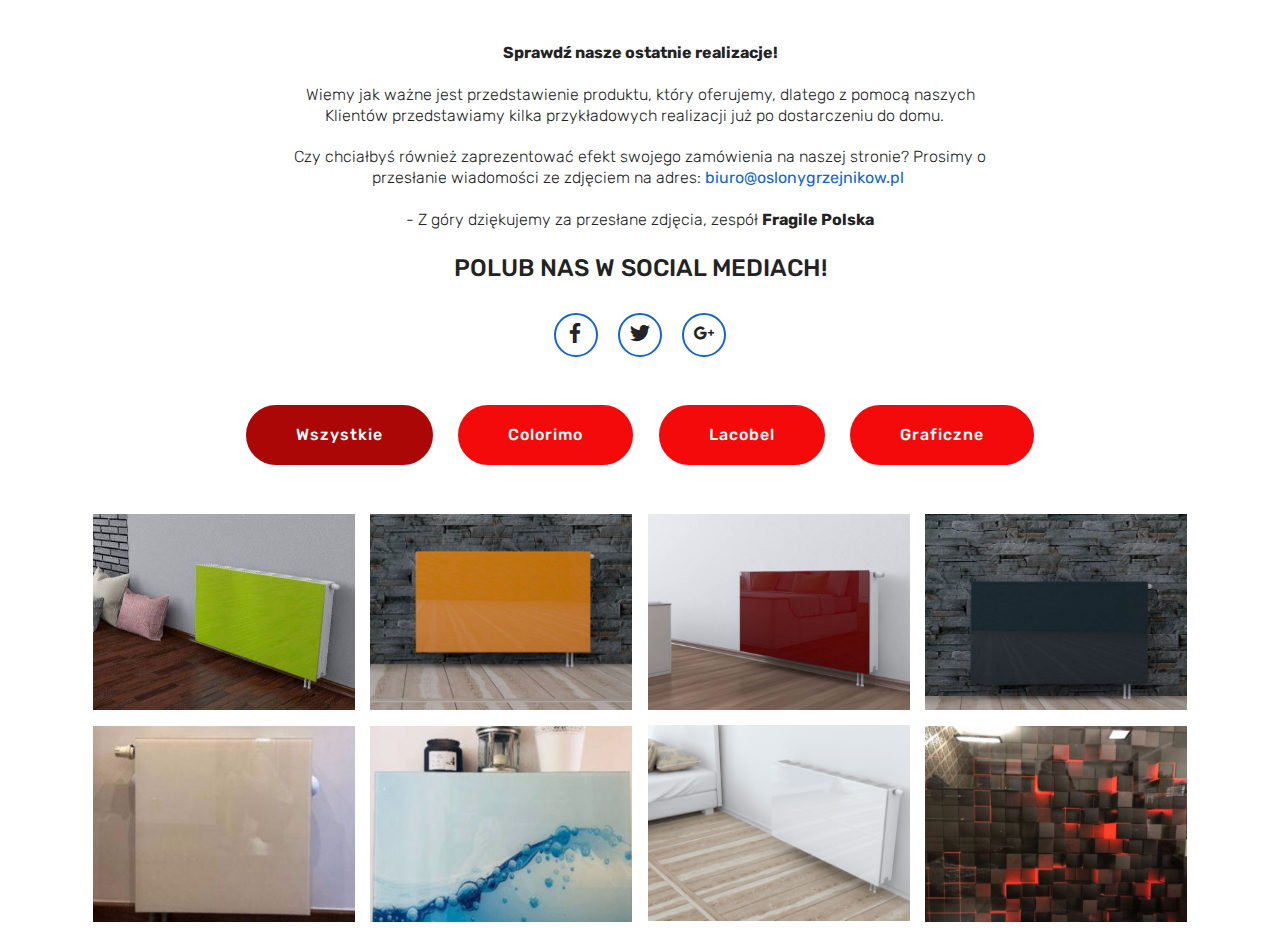
<file: page1.html>
<!DOCTYPE html>
<html >
<head>
  <!-- Site made with Mobirise Website Builder v4.7.9, https://mobirise.com -->
  <meta charset="UTF-8">
  <meta http-equiv="X-UA-Compatible" content="IE=edge">
  <meta name="generator" content="Mobirise v4.7.9, mobirise.com">
  <meta name="viewport" content="width=device-width, initial-scale=1, minimum-scale=1">
  <link rel="shortcut icon" href="assets/images/logo4.png" type="image/x-icon">
  <meta name="description" content="Web Site Creator Description">
  <title>Ostatnie realizacje</title>
  <link rel="stylesheet" href="assets/web/assets/mobirise-icons/mobirise-icons.css">
  <link rel="stylesheet" href="assets/tether/tether.min.css">
  <link rel="stylesheet" href="assets/bootstrap/css/bootstrap.min.css">
  <link rel="stylesheet" href="assets/bootstrap/css/bootstrap-grid.min.css">
  <link rel="stylesheet" href="assets/bootstrap/css/bootstrap-reboot.min.css">
  <link rel="stylesheet" href="assets/animatecss/animate.min.css">
  <link rel="stylesheet" href="assets/socicon/css/styles.css">
  <link rel="stylesheet" href="assets/theme/css/style.css">
  <link rel="stylesheet" href="assets/gallery/style.css">
  <link rel="stylesheet" href="assets/mobirise/css/mbr-additional.css" type="text/css">
  
  
  
</head>
<body>
  <section class="mbr-section content4 cid-qWArgfiCGj" id="content4-w">

    

    <div class="container">
        <div class="media-container-row">
            <div class="title col-12 col-md-8">
                <h2 class="align-center pb-3 mbr-fonts-style display-4"><strong>Sprawdź nasze ostatnie realizacje!</strong></h2>
                <h3 class="mbr-section-subtitle align-center mbr-light mbr-fonts-style display-4">Wiemy jak ważne jest przedstawienie produktu, który oferujemy, dlatego z pomocą naszych Klientów przedstawiamy kilka przykładowych realizacji już po dostarczeniu do domu. &nbsp;&nbsp;<div><br></div><div>Czy chciałbyś również zaprezentować efekt swojego zamówienia na naszej stronie?  Prosimy o przesłanie wiadomości ze zdjęciem na adres:&nbsp;<a href="mailto:biuro@oslonygrzejnikow.pl">biuro@oslonygrzejnikow.pl</a><span style="font-size: 1rem;"><a href="mailto:biuro@oslonygrzejnikow.pl">&nbsp;</a></span></div><div><br></div><div>- Z góry dziękujemy za przesłane zdjęcia, zespół <strong>Fragile Polska</strong></div></h3>
                
            </div>
        </div>
    </div>
</section>

<section class="engine"><a href="https://mobiri.se/m">website design templates</a></section><section class="cid-qWDPnxVMmJ" id="social-buttons1-17">
    
    

    

    <div class="container">
        <div class="media-container-row">
            <div class="col-md-8 align-center">
                <h2 class="pb-3 mbr-section-title mbr-fonts-style display-5">POLUB NAS W SOCIAL MEDIACH!</h2>
                <div>
                    <div class="mbr-social-likes" data-counters="false">
                        <span class="btn btn-social facebook mx-2" title="Udostępnij łącze na Facebooku">
                            <i class="socicon socicon-facebook"></i>
                        </span>
                        <span class="btn btn-social twitter mx-2" title="Udostępnij łącze na Twitterze">
                            <i class="socicon socicon-twitter"></i>
                        </span>
                        <span class="btn btn-social plusone mx-2" title="Udostępnij łącze na Google+">
                            <i class="socicon socicon-googleplus"></i>
                        </span>
                        
                        
                    </div>
                </div>
            </div>
        </div>
    </div>
</section>

<section class="mbr-gallery mbr-slider-carousel cid-qWDx7DOPC5" id="gallery2-12">

    

    <div class="container">
        <div><!-- Filter --><div class="mbr-gallery-filter container gallery-filter-active"><ul buttons="0"><li class="mbr-gallery-filter-all"><a class="btn btn-md btn-secondary active display-7" href="">Wszystkie</a></li></ul></div><!-- Gallery --><div class="mbr-gallery-row"><div class="mbr-gallery-layout-default"><div><div><div class="mbr-gallery-item mbr-gallery-item--p1" data-video-url="false" data-tags="Colorimo"><div href="#lb-gallery2-12" data-slide-to="0" data-toggle="modal"><img src="assets/images/727834601-1-1000x700-oslona-grzejnika-maskownica-na-grzejnik-szklo-colorimo-oraz-lacobel-katowice-rev001-1-644x361-481x361.jpg" alt="" title=""><span class="icon-focus"></span></div></div><div class="mbr-gallery-item mbr-gallery-item--p1" data-video-url="false" data-tags="Colorimo"><div href="#lb-gallery2-12" data-slide-to="1" data-toggle="modal"><img src="assets/images/727834601-7-1000x700-oslona-grzejnika-maskownica-na-grzejnik-szklo-colorimo-oraz-lacobel-rev001-999x495-565x424.jpg" alt="" title=""><span class="icon-focus"></span></div></div><div class="mbr-gallery-item mbr-gallery-item--p1" data-video-url="false" data-tags="Colorimo"><div href="#lb-gallery2-12" data-slide-to="2" data-toggle="modal"><img src="assets/images/wizualizacja-4-b-1000x563-750x562.jpg" alt="" title=""><span class="icon-focus"></span></div></div><div class="mbr-gallery-item mbr-gallery-item--p1" data-video-url="false" data-tags="Colorimo"><div href="#lb-gallery2-12" data-slide-to="3" data-toggle="modal"><img src="assets/images/727834601-8-1000x700-oslona-grzejnika-maskownica-na-grzejnik-szklo-colorimo-oraz-lacobel-rev001-2-999x496-556x417.jpg" alt="" title=""><span class="icon-focus"></span></div></div><div class="mbr-gallery-item mbr-gallery-item--p1" data-video-url="false" data-tags="Colorimo"><div href="#lb-gallery2-12" data-slide-to="4" data-toggle="modal"><img src="assets/images/whitess-762x415-553x415.png" alt="" title=""><span class="icon-focus"></span></div></div><div class="mbr-gallery-item mbr-gallery-item--p1" data-video-url="false" data-tags="Lacobel, Graficzne"><div href="#lb-gallery2-12" data-slide-to="5" data-toggle="modal"><img src="assets/images/727834601-4-1000x700-oslona-grzejnika-maskownica-na-grzejnik-szklo-colorimo-oraz-lacobel-uslugi-i-firmy-rev001-1-614x461-614x460.jpg" alt="" title=""><span class="icon-focus"></span></div></div><div class="mbr-gallery-item mbr-gallery-item--p1" data-video-url="false" data-tags="Graficzne, Lacobel"><div href="#lb-gallery2-12" data-slide-to="6" data-toggle="modal"><img src="assets/images/727834601-3-1000x700-oslona-grzejnika-maskownica-na-grzejnik-szklo-colorimo-oraz-lacobel-meble-na-wymiar-rev001-1-327x461-326x245.jpg" alt="" title=""><span class="icon-focus"></span></div></div><div class="mbr-gallery-item mbr-gallery-item--p1" data-video-url="false" data-tags="Lacobel"><div href="#lb-gallery2-12" data-slide-to="7" data-toggle="modal"><img src="assets/images/727834601-2-1000x700-oslona-grzejnika-maskownica-na-grzejnik-szklo-colorimo-oraz-lacobel-dodaj-zdjecia-rev001-2-347x461-338x253.jpg" alt="" title=""><span class="icon-focus"></span></div></div></div></div><div class="clearfix"></div></div></div><!-- Lightbox --><div data-app-prevent-settings="" class="mbr-slider modal fade carousel slide" tabindex="-1" data-keyboard="true" data-interval="false" id="lb-gallery2-12"><div class="modal-dialog"><div class="modal-content"><div class="modal-body"><ol class="carousel-indicators"><li data-app-prevent-settings="" data-target="#lb-gallery2-12" data-slide-to="0"></li><li data-app-prevent-settings="" data-target="#lb-gallery2-12" data-slide-to="1"></li><li data-app-prevent-settings="" data-target="#lb-gallery2-12" data-slide-to="2"></li><li data-app-prevent-settings="" data-target="#lb-gallery2-12" class=" active" data-slide-to="3"></li><li data-app-prevent-settings="" data-target="#lb-gallery2-12" data-slide-to="4"></li><li data-app-prevent-settings="" data-target="#lb-gallery2-12" data-slide-to="5"></li><li data-app-prevent-settings="" data-target="#lb-gallery2-12" data-slide-to="6"></li><li data-app-prevent-settings="" data-target="#lb-gallery2-12" data-slide-to="7"></li></ol><div class="carousel-inner"><div class="carousel-item"><img src="assets/images/727834601-1-1000x700-oslona-grzejnika-maskownica-na-grzejnik-szklo-colorimo-oraz-lacobel-katowice-rev001-1-644x361.jpg" alt="" title=""></div><div class="carousel-item"><img src="assets/images/727834601-7-1000x700-oslona-grzejnika-maskownica-na-grzejnik-szklo-colorimo-oraz-lacobel-rev001-999x495.jpg" alt="" title=""></div><div class="carousel-item"><img src="assets/images/wizualizacja-4-b-1000x563.jpg" alt="" title=""></div><div class="carousel-item active"><img src="assets/images/727834601-8-1000x700-oslona-grzejnika-maskownica-na-grzejnik-szklo-colorimo-oraz-lacobel-rev001-2-999x496.jpg" alt="" title=""></div><div class="carousel-item"><img src="assets/images/whitess-762x415.png" alt="" title=""></div><div class="carousel-item"><img src="assets/images/727834601-4-1000x700-oslona-grzejnika-maskownica-na-grzejnik-szklo-colorimo-oraz-lacobel-uslugi-i-firmy-rev001-1-614x461.jpg" alt="" title=""></div><div class="carousel-item"><img src="assets/images/727834601-3-1000x700-oslona-grzejnika-maskownica-na-grzejnik-szklo-colorimo-oraz-lacobel-meble-na-wymiar-rev001-1-327x461.jpg" alt="" title=""></div><div class="carousel-item"><img src="assets/images/727834601-2-1000x700-oslona-grzejnika-maskownica-na-grzejnik-szklo-colorimo-oraz-lacobel-dodaj-zdjecia-rev001-2-347x461.jpg" alt="" title=""></div></div><a class="carousel-control carousel-control-prev" role="button" data-slide="prev" href="#lb-gallery2-12"><span class="mbri-left mbr-iconfont" aria-hidden="true"></span><span class="sr-only">Previous</span></a><a class="carousel-control carousel-control-next" role="button" data-slide="next" href="#lb-gallery2-12"><span class="mbri-right mbr-iconfont" aria-hidden="true"></span><span class="sr-only">Next</span></a><a class="close" href="#" role="button" data-dismiss="modal"><span class="sr-only">Close</span></a></div></div></div></div></div>
    </div>

</section>


  <script src="assets/web/assets/jquery/jquery.min.js"></script>
  <script src="assets/popper/popper.min.js"></script>
  <script src="assets/tether/tether.min.js"></script>
  <script src="assets/bootstrap/js/bootstrap.min.js"></script>
  <script src="assets/smoothscroll/smooth-scroll.js"></script>
  <script src="assets/viewportchecker/jquery.viewportchecker.js"></script>
  <script src="assets/sociallikes/social-likes.js"></script>
  <script src="assets/bootstrapcarouselswipe/bootstrap-carousel-swipe.js"></script>
  <script src="assets/vimeoplayer/jquery.mb.vimeo_player.js"></script>
  <script src="assets/masonry/masonry.pkgd.min.js"></script>
  <script src="assets/imagesloaded/imagesloaded.pkgd.min.js"></script>
  <script src="assets/theme/js/script.js"></script>
  <script src="assets/gallery/player.min.js"></script>
  <script src="assets/gallery/script.js"></script>
  <script src="assets/slidervideo/script.js"></script>
  
  
  <input name="animation" type="hidden">
  </body>
</html>
</file>
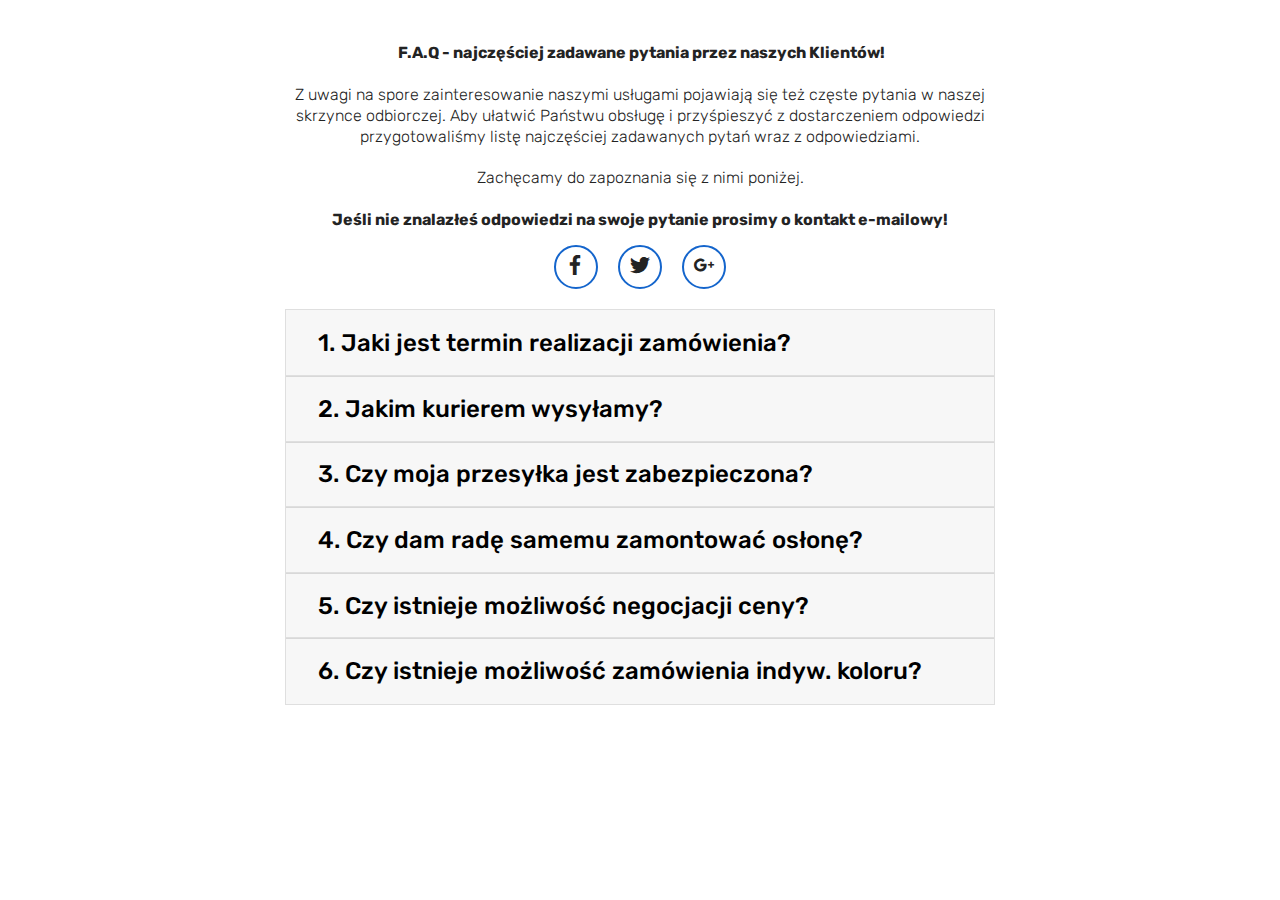
<file: page2.html>
<!DOCTYPE html>
<html >
<head>
  <!-- Site made with Mobirise Website Builder v4.7.9, https://mobirise.com -->
  <meta charset="UTF-8">
  <meta http-equiv="X-UA-Compatible" content="IE=edge">
  <meta name="generator" content="Mobirise v4.7.9, mobirise.com">
  <meta name="viewport" content="width=device-width, initial-scale=1, minimum-scale=1">
  <link rel="shortcut icon" href="assets/images/logo4.png" type="image/x-icon">
  <meta name="description" content="Website Creator Description">
  <title>F.A.Q</title>
  <link rel="stylesheet" href="assets/tether/tether.min.css">
  <link rel="stylesheet" href="assets/bootstrap/css/bootstrap.min.css">
  <link rel="stylesheet" href="assets/bootstrap/css/bootstrap-grid.min.css">
  <link rel="stylesheet" href="assets/bootstrap/css/bootstrap-reboot.min.css">
  <link rel="stylesheet" href="assets/socicon/css/styles.css">
  <link rel="stylesheet" href="assets/animatecss/animate.min.css">
  <link rel="stylesheet" href="assets/theme/css/style.css">
  <link rel="stylesheet" href="assets/mobirise/css/mbr-additional.css" type="text/css">
  
  
  
</head>
<body>
  <section class="mbr-section content4 cid-qWF9eYyos4" id="content4-1c">

    

    <div class="container">
        <div class="media-container-row">
            <div class="title col-12 col-md-8">
                <h2 class="align-center pb-3 mbr-fonts-style display-4"><strong>&nbsp;F.A.Q - najczęściej zadawane pytania przez naszych Klientów!</strong></h2>
                <h3 class="mbr-section-subtitle align-center mbr-light mbr-fonts-style display-4">Z uwagi na spore zainteresowanie naszymi usługami pojawiają się też częste pytania w naszej skrzynce odbiorczej. Aby ułatwić Państwu obsługę i przyśpieszyć z dostarczeniem odpowiedzi przygotowaliśmy listę najczęściej zadawanych pytań wraz z odpowiedziami. <br><br>Zachęcamy do zapoznania się z nimi poniżej.<br><br><strong>Jeśli nie znalazłeś odpowiedzi na swoje pytanie prosimy o kontakt e-mailowy!</strong></h3>
                
            </div>
        </div>
    </div>
</section>

<section class="engine"><a href="https://mobiri.se/e">make a website for free</a></section><section class="cid-qWFndzk8CO" id="social-buttons1-1j">
    
    

    

    <div class="container">
        <div class="media-container-row">
            <div class="col-md-8 align-center">
                
                <div>
                    <div class="mbr-social-likes" data-counters="false">
                        <span class="btn btn-social facebook mx-2" title="Udostępnij łącze na Facebooku">
                            <i class="socicon socicon-facebook"></i>
                        </span>
                        <span class="btn btn-social twitter mx-2" title="Udostępnij łącze na Twitterze">
                            <i class="socicon socicon-twitter"></i>
                        </span>
                        <span class="btn btn-social plusone mx-2" title="Udostępnij łącze na Google+">
                            <i class="socicon socicon-googleplus"></i>
                        </span>
                        
                        
                    </div>
                </div>
            </div>
        </div>
    </div>
</section>

<section class="toggle1 cid-qWFajSgaro" id="toggle1-1e">

    

    
        <div class="container">
            <div class="media-container-row">
                <div class="col-12 col-md-8">
                    <div class="section-head text-center space30">
                       
                    </div>
                    <div class="clearfix"></div>
                    <div id="bootstrap-toggle" class="toggle-panel accordionStyles tab-content">
                        <div class="card">
                            <div class="card-header" role="tab" id="headingOne">
                                <a role="button" class="collapsed panel-title text-black" data-toggle="collapse" data-parent="#accordion" data-core="" href="#collapse1_50" aria-expanded="false" aria-controls="collapse1">
                                    <h4 class="mbr-fonts-style display-5">1. Jaki jest termin realizacji zamówienia?</h4>
                                </a>
                            </div>
                            <div id="collapse1_50" class="panel-collapse noScroll collapse" role="tabpanel" aria-labelledby="headingOne">
                                <div class="panel-body p-4">
                                    <p class="mbr-fonts-style panel-text display-7">Produkty marki FRAGILE POLSKA robimy pod indywidualne zamówienie klienta. Termin dostawy wynosi maksymalnie do 21 dni roboczych.&nbsp;<br></p>
                                </div>
                            </div>
                        </div>
                        <div class="card">
                            <div class="card-header" role="tab" id="headingTwo">
                                <a role="button" class="collapsed panel-title text-black" data-toggle="collapse" data-parent="#accordion" data-core="" href="#collapse2_50" aria-expanded="false" aria-controls="collapse2">
                                    <h4 class="mbr-fonts-style display-5">2. Jakim kurierem wysyłamy?</h4>
                                </a>

                            </div>
                            <div id="collapse2_50" class="panel-collapse noScroll collapse" role="tabpanel" aria-labelledby="headingTwo">
                                <div class="panel-body p-4">
                                    <p class="mbr-fonts-style panel-text display-7">Wszystkie przesyłki w formie paczek oraz palet wysyłamy firmą DPD.<br></p>
                                </div>
                            </div>
                        </div>
                        <div class="card">
                            <div class="card-header" role="tab" id="headingThree">
                                <a role="button" class="collapsed panel-title text-black" data-toggle="collapse" data-parent="#accordion" data-core="" href="#collapse3_50" aria-expanded="false" aria-controls="collapse3">
                                    <h4 class="mbr-fonts-style display-5">3. Czy moja przesyłka jest zabezpieczona?</h4>
                                </a>
                            </div>
                            <div id="collapse3_50" class="panel-collapse noScroll collapse" role="tabpanel" aria-labelledby="headingThree">
                                <div class="panel-body p-4">
                                    <p class="mbr-fonts-style panel-text display-7">Specjalizujemy się w wysyłaniu szklanych osłon na terenie całego kraju oraz zagranicę, wiec doświadczenie  w kwestii wysyłki jest pokaźne. Ze względu na specyfikę dostawy istnieje jednak prawdopodobieństwo, że towar może zostać uszkodzony w trakcie transportu. Przesyłka jest oczywiście ubezpieczona - należy tylko sporządzić protokół szkody przy kurierze i dostarczyć do nas kopię. Nowy produkt wysyłamy ponownie na nasz koszt.&nbsp;<br></p>
                                </div>
                            </div>
                        </div>
                        <div class="card">
                            <div class="card-header" role="tab" id="headingThree">
                                <a role="button" class="collapsed panel-title text-black" data-toggle="collapse" data-parent="#accordion" data-core="" href="#collapse4_50" aria-expanded="false" aria-controls="collapse4">
                                    <h4 class="mbr-fonts-style display-5">4. Czy dam radę samemu zamontować osłonę?</h4>
                                </a>
                            </div>
                            <div id="collapse4_50" class="panel-collapse noScroll collapse" role="tabpanel" aria-labelledby="headingThree">
                                <div class="panel-body p-4">
                                    <p class="mbr-fonts-style panel-text display-7">
                                       Oczywiście. Konstrukcja jest niezwykle prosta i naszą osłonę wystarczy tylko zawiesić na swoim grzejniku!</p>
                                </div>
                            </div>
                        </div>
                        <div class="card">
                            <div class="card-header" role="tab" id="headingThree">
                                <a role="button" class="collapsed panel-title text-black" data-toggle="collapse" data-parent="#accordion" data-core="" href="#collapse5_50" aria-expanded="false" aria-controls="collapse5">
                                    <h4 class="mbr-fonts-style display-5">5. Czy istnieje możliwość negocjacji ceny?</h4>
                                </a>
                            </div>
                            <div id="collapse5_50" class="panel-collapse noScroll collapse" role="tabpanel" aria-labelledby="headingThree">
                                <div class="panel-body p-4">
                                    <p class="mbr-fonts-style panel-text display-7">Istnieje możliwość udzielenia rabatu w przypadku zakupu większej ilości osłon. Rabat ustalany jest indywidualnie w zależności od kwoty zamówienia.&nbsp;</p>
                                </div>
                            </div>
                        </div>
                        <div class="card">
                            <div class="card-header" role="tab" id="headingThree">
                                <a role="button" class="collapsed panel-title text-black" data-toggle="collapse" data-parent="#accordion" data-core="" href="#collapse6_50" aria-expanded="false" aria-controls="collapse6">
                                    <h4 class="mbr-fonts-style display-5">6. Czy istnieje możliwość zamówienia indyw. koloru?</h4>
                                </a>
                            </div>
                            <div id="collapse6_50" class="panel-collapse noScroll collapse" role="tabpanel" aria-labelledby="headingThree">
                                <div class="panel-body p-4">
                                    <p class="mbr-fonts-style panel-text display-7">
                                       W przypadku zainteresowania innym kolorem prosimy o kontakt pod adresem <a href="mailto:biuro@oslonygrzejnikow.pl" class="text-secondary">biuro@oslonygrzejnikow.pl</a>. Postaramy się znaleźć odpowiednią paletę dla Państwa!</p>
                                </div>
                            </div>
                        </div>
                    </div>
                </div>
            </div>
        </div>
</section>


  <script src="assets/web/assets/jquery/jquery.min.js"></script>
  <script src="assets/popper/popper.min.js"></script>
  <script src="assets/tether/tether.min.js"></script>
  <script src="assets/bootstrap/js/bootstrap.min.js"></script>
  <script src="assets/mbr-switch-arrow/mbr-switch-arrow.js"></script>
  <script src="assets/viewportchecker/jquery.viewportchecker.js"></script>
  <script src="assets/sociallikes/social-likes.js"></script>
  <script src="assets/smoothscroll/smooth-scroll.js"></script>
  <script src="assets/theme/js/script.js"></script>
  
  
  <input name="animation" type="hidden">
  </body>
</html>
</file>
<file: assets/web/assets/mobirise-icons/mobirise-icons.css>
@font-face {
  font-family: 'MobiriseIcons';
  src:  url('mobirise-icons.eot?spat4u');
  src:  url('mobirise-icons.eot?spat4u#iefix') format('embedded-opentype'),
    url('mobirise-icons.ttf?spat4u') format('truetype'),
    url('mobirise-icons.woff?spat4u') format('woff'),
    url('mobirise-icons.svg?spat4u#MobiriseIcons') format('svg');
  font-weight: normal;
  font-style: normal;
}

[class^="mbri-"], [class*=" mbri-"] {
  /* use !important to prevent issues with browser extensions that change fonts */
  font-family: MobiriseIcons !important;
  speak: none;
  font-style: normal;
  font-weight: normal;
  font-variant: normal;
  text-transform: none;
  line-height: 1;

  /* Better Font Rendering =========== */
  -webkit-font-smoothing: antialiased;
  -moz-osx-font-smoothing: grayscale;
}

.mbri-add-submenu:before {
  content: "\e900";
}
.mbri-alert:before {
  content: "\e901";
}
.mbri-align-center:before {
  content: "\e902";
}
.mbri-align-justify:before {
  content: "\e903";
}
.mbri-align-left:before {
  content: "\e904";
}
.mbri-align-right:before {
  content: "\e905";
}
.mbri-android:before {
  content: "\e906";
}
.mbri-apple:before {
  content: "\e907";
}
.mbri-arrow-down:before {
  content: "\e908";
}
.mbri-arrow-next:before {
  content: "\e909";
}
.mbri-arrow-prev:before {
  content: "\e90a";
}
.mbri-arrow-up:before {
  content: "\e90b";
}
.mbri-bold:before {
  content: "\e90c";
}
.mbri-bookmark:before {
  content: "\e90d";
}
.mbri-bootstrap:before {
  content: "\e90e";
}
.mbri-briefcase:before {
  content: "\e90f";
}
.mbri-browse:before {
  content: "\e910";
}
.mbri-bulleted-list:before {
  content: "\e911";
}
.mbri-calendar:before {
  content: "\e912";
}
.mbri-camera:before {
  content: "\e913";
}
.mbri-cart-add:before {
  content: "\e914";
}
.mbri-cart-full:before {
  content: "\e915";
}
.mbri-cash:before {
  content: "\e916";
}
.mbri-change-style:before {
  content: "\e917";
}
.mbri-chat:before {
  content: "\e918";
}
.mbri-clock:before {
  content: "\e919";
}
.mbri-close:before {
  content: "\e91a";
}
.mbri-cloud:before {
  content: "\e91b";
}
.mbri-code:before {
  content: "\e91c";
}
.mbri-contact-form:before {
  content: "\e91d";
}
.mbri-credit-card:before {
  content: "\e91e";
}
.mbri-cursor-click:before {
  content: "\e91f";
}
.mbri-cust-feedback:before {
  content: "\e920";
}
.mbri-database:before {
  content: "\e921";
}
.mbri-delivery:before {
  content: "\e922";
}
.mbri-desktop:before {
  content: "\e923";
}
.mbri-devices:before {
  content: "\e924";
}
.mbri-down:before {
  content: "\e925";
}
.mbri-download:before {
  content: "\e989";
}
.mbri-drag-n-drop:before {
  content: "\e927";
}
.mbri-drag-n-drop2:before {
  content: "\e928";
}
.mbri-edit:before {
  content: "\e929";
}
.mbri-edit2:before {
  content: "\e92a";
}
.mbri-error:before {
  content: "\e92b";
}
.mbri-extension:before {
  content: "\e92c";
}
.mbri-features:before {
  content: "\e92d";
}
.mbri-file:before {
  content: "\e92e";
}
.mbri-flag:before {
  content: "\e92f";
}
.mbri-folder:before {
  content: "\e930";
}
.mbri-gift:before {
  content: "\e931";
}
.mbri-github:before {
  content: "\e932";
}
.mbri-globe:before {
  content: "\e933";
}
.mbri-globe-2:before {
  content: "\e934";
}
.mbri-growing-chart:before {
  content: "\e935";
}
.mbri-hearth:before {
  content: "\e936";
}
.mbri-help:before {
  content: "\e937";
}
.mbri-home:before {
  content: "\e938";
}
.mbri-hot-cup:before {
  content: "\e939";
}
.mbri-idea:before {
  content: "\e93a";
}
.mbri-image-gallery:before {
  content: "\e93b";
}
.mbri-image-slider:before {
  content: "\e93c";
}
.mbri-info:before {
  content: "\e93d";
}
.mbri-italic:before {
  content: "\e93e";
}
.mbri-key:before {
  content: "\e93f";
}
.mbri-laptop:before {
  content: "\e940";
}
.mbri-layers:before {
  content: "\e941";
}
.mbri-left-right:before {
  content: "\e942";
}
.mbri-left:before {
  content: "\e943";
}
.mbri-letter:before {
  content: "\e944";
}
.mbri-like:before {
  content: "\e945";
}
.mbri-link:before {
  content: "\e946";
}
.mbri-lock:before {
  content: "\e947";
}
.mbri-login:before {
  content: "\e948";
}
.mbri-logout:before {
  content: "\e949";
}
.mbri-magic-stick:before {
  content: "\e94a";
}
.mbri-map-pin:before {
  content: "\e94b";
}
.mbri-menu:before {
  content: "\e94c";
}
.mbri-mobile:before {
  content: "\e94d";
}
.mbri-mobile2:before {
  content: "\e94e";
}
.mbri-mobirise:before {
  content: "\e94f";
}
.mbri-more-horizontal:before {
  content: "\e950";
}
.mbri-more-vertical:before {
  content: "\e951";
}
.mbri-music:before {
  content: "\e952";
}
.mbri-new-file:before {
  content: "\e953";
}
.mbri-numbered-list:before {
  content: "\e954";
}
.mbri-opened-folder:before {
  content: "\e955";
}
.mbri-pages:before {
  content: "\e956";
}
.mbri-paper-plane:before {
  content: "\e957";
}
.mbri-paperclip:before {
  content: "\e958";
}
.mbri-photo:before {
  content: "\e959";
}
.mbri-photos:before {
  content: "\e95a";
}
.mbri-pin:before {
  content: "\e95b";
}
.mbri-play:before {
  content: "\e95c";
}
.mbri-plus:before {
  content: "\e95d";
}
.mbri-preview:before {
  content: "\e95e";
}
.mbri-print:before {
  content: "\e95f";
}
.mbri-protect:before {
  content: "\e960";
}
.mbri-question:before {
  content: "\e961";
}
.mbri-quote-left:before {
  content: "\e962";
}
.mbri-quote-right:before {
  content: "\e963";
}
.mbri-refresh:before {
  content: "\e964";
}
.mbri-responsive:before {
  content: "\e965";
}
.mbri-right:before {
  content: "\e966";
}
.mbri-rocket:before {
  content: "\e967";
}
.mbri-sad-face:before {
  content: "\e968";
}
.mbri-sale:before {
  content: "\e969";
}
.mbri-save:before {
  content: "\e96a";
}
.mbri-search:before {
  content: "\e96b";
}
.mbri-setting:before {
  content: "\e96c";
}
.mbri-setting2:before {
  content: "\e96d";
}
.mbri-setting3:before {
  content: "\e96e";
}
.mbri-share:before {
  content: "\e96f";
}
.mbri-shopping-bag:before {
  content: "\e970";
}
.mbri-shopping-basket:before {
  content: "\e971";
}
.mbri-shopping-cart:before {
  content: "\e972";
}
.mbri-sites:before {
  content: "\e973";
}
.mbri-smile-face:before {
  content: "\e974";
}
.mbri-speed:before {
  content: "\e975";
}
.mbri-star:before {
  content: "\e976";
}
.mbri-success:before {
  content: "\e977";
}
.mbri-sun:before {
  content: "\e978";
}
.mbri-sun2:before {
  content: "\e979";
}
.mbri-tablet:before {
  content: "\e97a";
}
.mbri-tablet-vertical:before {
  content: "\e97b";
}
.mbri-target:before {
  content: "\e97c";
}
.mbri-timer:before {
  content: "\e97d";
}
.mbri-to-ftp:before {
  content: "\e97e";
}
.mbri-to-local-drive:before {
  content: "\e97f";
}
.mbri-touch-swipe:before {
  content: "\e980";
}
.mbri-touch:before {
  content: "\e981";
}
.mbri-trash:before {
  content: "\e982";
}
.mbri-underline:before {
  content: "\e983";
}
.mbri-unlink:before {
  content: "\e984";
}
.mbri-unlock:before {
  content: "\e985";
}
.mbri-up-down:before {
  content: "\e986";
}
.mbri-up:before {
  content: "\e987";
}
.mbri-update:before {
  content: "\e988";
}
.mbri-upload:before {
 content: "\e926"; 
}
.mbri-user:before {
  content: "\e98a";
}
.mbri-user2:before {
  content: "\e98b";
}
.mbri-users:before {
  content: "\e98c";
}
.mbri-video:before {
  content: "\e98d";
}
.mbri-video-play:before {
  content: "\e98e";
}
.mbri-watch:before {
  content: "\e98f";
}
.mbri-website-theme:before {
  content: "\e990";
}
.mbri-wifi:before {
  content: "\e991";
}
.mbri-windows:before {
  content: "\e992";
}
.mbri-zoom-out:before {
  content: "\e993";
}
.mbri-redo:before {
  content: "\e994";
}
.mbri-undo:before {
  content: "\e995";
}
</file>
<file: assets/theme/css/style.css>
/*!
 * Mobirise v4 theme (https://mobirise.com/)
 * Copyright 2017 Mobirise
 */
section {
  background-color: #eeeeee; }

section,
.container,
.container-fluid {
  position: relative;
  word-wrap: break-word; }

a.mbr-iconfont:hover {
  text-decoration: none; }

.article .lead p, .article .lead ul, .article .lead ol, .article .lead pre, .article .lead blockquote {
  margin-bottom: 0; }

a {
  font-style: normal;
  font-weight: 400;
  cursor: pointer; }
  a, a:hover {
    text-decoration: none; }

figure {
  margin-bottom: 0; }

body {
  color: #232323; }

h1, h2, h3, h4, h5, h6,
.h1, .h2, .h3, .h4, .h5, .h6,
.display-1, .display-2, .display-3, .display-4 {
  line-height: 1;
  word-break: break-word;
  word-wrap: break-word; }

b, strong {
  font-weight: bold; }

blockquote {
  padding: 10px 0 10px 20px;
  position: relative;
  border-left: 2px solid;
  border-color: #ff3366; }

input:-webkit-autofill, input:-webkit-autofill:hover, input:-webkit-autofill:focus, input:-webkit-autofill:active {
  transition-delay: 9999s;
  transition-property: background-color, color; }

textarea[type="hidden"] {
  display: none; }

body {
  position: relative; }

section {
  background-position: 50% 50%;
  background-repeat: no-repeat;
  background-size: cover; }
  section .mbr-background-video,
  section .mbr-background-video-preview {
    position: absolute;
    bottom: 0;
    left: 0;
    right: 0;
    top: 0; }

.hidden {
  visibility: hidden; }

.mbr-z-index20 {
  z-index: 20; }

/*! Base colors */
.mbr-white {
  color: #ffffff; }

.mbr-black {
  color: #000000; }

.mbr-bg-white {
  background-color: #ffffff; }

.mbr-bg-black {
  background-color: #000000; }

/*! Text-aligns */
.align-left {
  text-align: left; }

.align-center {
  text-align: center; }

.align-right {
  text-align: right; }

@media (max-width: 767px) {
  .align-left, .align-center, .align-right, .mbr-section-btn, .mbr-section-title {
    text-align: center; } }
/*! Font-weight  */
.mbr-light {
  font-weight: 300; }

.mbr-regular {
  font-weight: 400; }

.mbr-semibold {
  font-weight: 500; }

.mbr-bold {
  font-weight: 700; }

/*! Media  */
.media-size-item {
  -webkit-flex: 1 1 auto;
  -moz-flex: 1 1 auto;
  -ms-flex: 1 1 auto;
  -o-flex: 1 1 auto;
  flex: 1 1 auto; }

.media-content {
  -webkit-flex-basis: 100%;
  flex-basis: 100%; }

.media-container-row {
  display: -ms-flexbox;
  display: -webkit-flex;
  display: flex;
  -webkit-flex-direction: row;
  -ms-flex-direction: row;
  flex-direction: row;
  -webkit-flex-wrap: wrap;
  -ms-flex-wrap: wrap;
  flex-wrap: wrap;
  -webkit-justify-content: center;
  -ms-flex-pack: center;
  justify-content: center;
  -webkit-align-content: center;
  -ms-flex-line-pack: center;
  align-content: center;
  -webkit-align-items: start;
  -ms-flex-align: start;
  align-items: start; }
  .media-container-row .media-size-item {
    width: 400px; }

.media-container-column {
  display: -ms-flexbox;
  display: -webkit-flex;
  display: flex;
  -webkit-flex-direction: column;
  -ms-flex-direction: column;
  flex-direction: column;
  -webkit-flex-wrap: wrap;
  -ms-flex-wrap: wrap;
  flex-wrap: wrap;
  -webkit-justify-content: center;
  -ms-flex-pack: center;
  justify-content: center;
  -webkit-align-content: center;
  -ms-flex-line-pack: center;
  align-content: center;
  -webkit-align-items: stretch;
  -ms-flex-align: stretch;
  align-items: stretch; }
  .media-container-column > * {
    width: 100%; }

@media (min-width: 992px) {
  .media-container-row {
    -webkit-flex-wrap: nowrap;
    -ms-flex-wrap: nowrap;
    flex-wrap: nowrap; } }
figure {
  overflow: hidden; }

figure[mbr-media-size] {
  transition: width 0.1s; }

.mbr-figure img, .mbr-figure iframe {
  display: block;
  width: 100%; }

.card {
  background-color: transparent;
  border: none; }

.card-img {
  text-align: center;
  flex-shrink: 0; }

.media {
  max-width: 100%;
  margin: 0 auto; }

.mbr-figure {
  -ms-flex-item-align: center;
  -ms-grid-row-align: center;
  -webkit-align-self: center;
  align-self: center; }

.media-container > div {
  max-width: 100%; }

.mbr-figure img, .card-img img {
  width: 100%; }

@media (max-width: 991px) {
  .media-size-item {
    width: auto !important; }

  .media {
    width: auto; }

  .mbr-figure {
    width: 100% !important; } }
/*! Buttons */
.mbr-section-btn {
  margin-left: -.25rem;
  margin-right: -.25rem;
  font-size: 0; }

nav .mbr-section-btn {
  margin-left: 0rem;
  margin-right: 0rem; }

/*! Btn icon margin */
.btn .mbr-iconfont, .btn.btn-sm .mbr-iconfont {
  cursor: pointer;
  margin-right: 0.5rem; }

.btn.btn-md .mbr-iconfont, .btn.btn-md .mbr-iconfont {
  margin-right: 0.8rem; }

.mbr-regular {
  font-weight: 400; }

.mbr-semibold {
  font-weight: 500; }

.mbr-bold {
  font-weight: 700; }

[type="submit"] {
  -webkit-appearance: none; }

/*! Full-screen */
.mbr-fullscreen .mbr-overlay {
  min-height: 100vh; }

.mbr-fullscreen {
  display: flex;
  display: -webkit-flex;
  display: -moz-flex;
  display: -ms-flex;
  display: -o-flex;
  align-items: center;
  -webkit-align-items: center;
  min-height: 100vh;
  padding-top: 3rem;
  padding-bottom: 3rem; }

/*! Map */
.map {
  height: 25rem;
  position: relative; }
  .map iframe {
    width: 100%;
    height: 100%; }

/* Form */
.form-asterisk {
  font-family: initial;
  position: absolute;
  top: -2px;
  font-weight: normal; }

/*! Scroll to top arrow */
.mbr-arrow-up {
  bottom: 25px;
  right: 90px;
  position: fixed;
  text-align: right;
  z-index: 5000;
  color: #ffffff;
  font-size: 32px;
  transform: rotate(180deg);
  -webkit-transform: rotate(180deg); }

.mbr-arrow-up a {
  background: rgba(0, 0, 0, 0.2);
  border-radius: 3px;
  color: #fff;
  display: inline-block;
  height: 60px;
  width: 60px;
  outline-style: none !important;
  position: relative;
  text-decoration: none;
  transition: all .3s ease-in-out;
  cursor: pointer;
  text-align: center; }
  .mbr-arrow-up a:hover {
    background-color: rgba(0, 0, 0, 0.4); }
  .mbr-arrow-up a i {
    line-height: 60px; }

.mbr-arrow-up-icon {
  display: block;
  color: #fff; }

.mbr-arrow-up-icon::before {
  content: "\203a";
  display: inline-block;
  font-family: serif;
  font-size: 32px;
  line-height: 1;
  font-style: normal;
  position: relative;
  top: 6px;
  left: -4px;
  -webkit-transform: rotate(-90deg);
  transform: rotate(-90deg); }

/*! Arrow Down */
.mbr-arrow {
  position: absolute;
  bottom: 45px;
  left: 50%;
  width: 60px;
  height: 60px;
  cursor: pointer;
  background-color: rgba(80, 80, 80, 0.5);
  border-radius: 50%;
  -webkit-transform: translateX(-50%);
  transform: translateX(-50%); }
  .mbr-arrow > a {
    display: inline-block;
    text-decoration: none;
    outline-style: none;
    -webkit-animation: arrowdown 1.7s ease-in-out infinite;
    animation: arrowdown 1.7s ease-in-out infinite; }
    .mbr-arrow > a > i {
      position: absolute;
      top: -2px;
      left: 15px;
      font-size: 2rem; }

@keyframes arrowdown {
  0% {
    transform: translateY(0px);
    -webkit-transform: translateY(0px); }
  50% {
    transform: translateY(-5px);
    -webkit-transform: translateY(-5px); }
  100% {
    transform: translateY(0px);
    -webkit-transform: translateY(0px); } }
@-webkit-keyframes arrowdown {
  0% {
    transform: translateY(0px);
    -webkit-transform: translateY(0px); }
  50% {
    transform: translateY(-5px);
    -webkit-transform: translateY(-5px); }
  100% {
    transform: translateY(0px);
    -webkit-transform: translateY(0px); } }
@media (max-width: 500px) {
  .mbr-arrow-up {
    left: 50%;
    right: auto;
    transform: translateX(-50%) rotate(180deg);
    -webkit-transform: translateX(-50%) rotate(180deg); } }
/*Gradients animation*/
@keyframes gradient-animation {
  from {
    background-position: 0% 100%;
    animation-timing-function: ease-in-out; }
  to {
    background-position: 100% 0%;
    animation-timing-function: ease-in-out; } }
@-webkit-keyframes gradient-animation {
  from {
    background-position: 0% 100%;
    animation-timing-function: ease-in-out; }
  to {
    background-position: 100% 0%;
    animation-timing-function: ease-in-out; } }
.bg-gradient {
  background-size: 200% 200%;
  animation: gradient-animation 5s infinite alternate;
  -webkit-animation: gradient-animation 5s infinite alternate; }

.menu .navbar-brand {
  display: -webkit-flex; }
  .menu .navbar-brand span {
    display: flex;
    display: -webkit-flex; }
  .menu .navbar-brand .navbar-caption-wrap {
    display: -webkit-flex; }
  .menu .navbar-brand .navbar-logo img {
    display: -webkit-flex; }
@media (min-width: 768px) and (max-width: 991px) {
  .menu .navbar-toggleable-sm .navbar-nav {
    display: -webkit-box;
    display: -webkit-flex;
    display: -ms-flexbox; } }
@media (min-width: 992px) {
  .menu .navbar-nav.nav-dropdown {
    display: -webkit-flex; }
  .menu .navbar-toggleable-sm .navbar-collapse {
    display: -webkit-flex !important; } }

/*# sourceMappingURL=style.css.map */
.engine {
	position: absolute;
	text-indent: -2400px;
	text-align: center;
	padding: 0;
	top: 0;
	left: -2400px;
}
</file>
<file: assets/gallery/style.css>
/*-------

   Gallery

-------*/
.mbr-gallery .mbr-gallery-item {
  position: relative;
  display: inline-block;
  width: 25%;
  cursor: pointer; }

@media (max-width: 768px) {
  .mbr-gallery .mbr-gallery-item {
    width: 50%; } }
@media (max-width: 400px) {
  .mbr-gallery .mbr-gallery-item {
    width: 100%; } }
.mbr-gallery .icon-focus,
.mbr-gallery .icon-video {
  position: absolute;
  top: calc(50% - 32px);
  left: calc(50% - 24px);
  font-family: 'MobiriseIcons' !important;
  font-size: 3rem !important;
  color: #fff;
  opacity: 0;
  transition: .2s opacity ease-in-out;
  z-index: 5; }

.mbr-gallery .icon-focus::before {
  content: '\e96b'; }

.mbr-gallery .icon-video::before {
  content: '\e95c'; }

.mbr-gallery .mbr-gallery-item > div:hover .icon-focus,
.mbr-gallery .mbr-gallery-item > div:hover .icon-video {
  opacity: 1; }

.mbr-gallery .mbr-gallery-item img {
  width: 100%;
  opacity: 1;
  -webkit-transition: .2s opacity ease-in-out;
  transition: .2s opacity ease-in-out; }

.mbr-gallery .mbr-gallery-item > div:hover img {
  opacity: 1; }

.mbr-gallery .mbr-gallery-item > div {
  background: #fff;
  display: block;
  outline: none;
  position: relative; }

.mbr-gallery .mbr-gallery-item .icon {
  -webkit-transform: translateX(-50%) translateY(-50%);
  -webkit-transition: .2s opacity ease-in-out;
  color: #000;
  font-size: 30px;
  height: 69px;
  left: 50%;
  opacity: 0;
  position: absolute;
  top: 50%;
  transform: translateX(-50%) translateY(-50%);
  transition: .2s opacity ease-in-out;
  width: 69px; }

.mbr-gallery .mbr-gallery-item .icon::after,
.mbr-gallery .mbr-gallery-item .icon::before {
  content: '';
  display: block;
  position: absolute;
  height: 69px;
  width: 1px;
  margin-left: 34.5px;
  background-color: #fff; }

.mbr-gallery .mbr-gallery-item .icon::after {
  width: 69px;
  height: 1px;
  margin-left: 0;
  margin-top: 34.5px; }

.mbr-gallery .mbr-gallery-item > div:hover .icon {
  opacity: 1; }

.mbr-gallery .mbr-gallery-item > div:hover::before {
  opacity: .9; }

.mbr-gallery .mbr-gallery-item > div:hover .mbr-gallery-title {
  background: transparent !important; }

/* remove spacing */
.mbr-gallery .mbr-gallery-row.no-gutter {
  margin: 0; }

.mbr-gallery .mbr-gallery-row.no-gutter .mbr-gallery-item {
  padding: 0; }

/* container */
.mbr-gallery .container.mbr-gallery-layout-default {
  padding: 93px 0; }

/* fix horizontal scrollbar */
.mbr-gallery .mbr-gallery-layout-article,
.mbr-gallery .mbr-gallery-layout-default {
  overflow: hidden; }

/* lightbox */
.mbr-gallery .modal {
  position: fixed;
  overflow: hidden;
  padding-right: 0 !important; }

.mbr-gallery .modal-content {
  border-radius: 0;
  border: none;
  background: transparent; }

.mbr-gallery .modal-body {
  padding: 0; }

.mbr-gallery .modal-body img {
  width: 100%; }

.mbr-gallery .modal .close {
  position: fixed;
  background: #1b1b1b;
  opacity: .5;
  font-size: 35px;
  font-weight: 300;
  width: 70px;
  height: 70px;
  border-radius: 50%;
  color: #fff;
  top: 2.5rem;
  right: 2.5rem;
  line-height: 70px;
  border: none;
  text-align: center;
  text-shadow: none;
  z-index: 5;
  -webkit-transition: opacity .3s ease;
  -moz-transition: opacity .3s ease;
  -o-transition: opacity .3s ease;
  transition: opacity .3s ease;
  font-family: 'MobiriseIcons'; }
  .mbr-gallery .modal .close::before {
    content: '\e91a'; }

.mbr-gallery .modal .close:hover {
  opacity: 1;
  background: #000;
  color: #fff; }

.mbr-gallery .modal-dialog {
  max-width: 100% !important; }

.mbr-gallery .modal.in .modal-dialog {
  margin: 0 auto; }

/* modal back color opacity */
.modal-backdrop.in {
  opacity: .8;
  filter: alpha(opacity=80); }

@media (max-width: 768px) {
  .mbr-gallery .carousel-control,
  .mbr-gallery .carousel-indicators,
  .mbr-gallery .modal .close {
    position: fixed; } }
/* fix fade in effect */
.mbr-gallery .modal.fade .modal-dialog {
  -webkit-transition: margin-top .3s ease-out;
  -moz-transition: margin-top .3s ease-out;
  -o-transition: margin-top .3s ease-out;
  transition: margin-top .3s ease-out; }

.mbr-gallery .modal.fade .modal-dialog,
.mbr-gallery .modal.in .modal-dialog {
  -webkit-transform: none;
  -ms-transform: none;
  -o-transform: none;
  transform: none; }

/*-------

   Slider

-------*/
.mbr-slider .carousel-inner > .active,
.mbr-slider .carousel-inner > .next,
.mbr-slider .carousel-inner > .prev {
  display: table; }

.mbr-slider .carousel-control {
  position: absolute;
  width: 70px;
  height: 70px;
  top: 50%;
  margin-top: -35px;
  line-height: 70px;
  border-radius: 50%;
  font-size: 35px;
  border: 0;
  opacity: .5;
  text-shadow: none;
  z-index: 5;
  color: #fff;
  -webkit-transition: all .2s ease-in-out 0s;
  -o-transition: all .2s ease-in-out 0s;
  transition: all .2s ease-in-out 0s; }

.mbr-gallery .mbr-slider .carousel-control {
  position: fixed; }

@media (max-width: 991px) {
  .mbr-gallery .mbr-slider .carousel-control {
    bottom: 2.5rem;
    margin-top: 0;
    top: auto;
    z-index: 17; } }
.mbr-gallery .mbr-slider .carousel-inner > .active {
  display: block; }

.mbr-slider .carousel-control.left {
  left: 0;
  margin-left: 2.5rem; }

.mbr-slider .carousel-control.right {
  right: 0;
  margin-right: 2.5rem; }

.mbr-slider .carousel-control .icon-next,
.mbr-slider .carousel-control .icon-prev {
  margin-top: -18px;
  font-size: 40px;
  line-height: 27px; }

.mbr-slider .carousel-control:hover {
  background: #1b1b1b;
  color: #fff;
  opacity: 1; }

.mbr-slider .carousel-indicators {
  position: absolute;
  bottom: 0;
  margin-bottom: 1.5rem !important; }

@media (max-width: 543px) {
  .mbr-slider .carousel-indicators {
    display: none; } }
.carousel-indicators .active,
.carousel-indicators li {
  width: 15px;
  height: 15px;
  margin: 3px;
  background: #1b1b1b;
  border: 0;
  opacity: .5; }

.carousel-indicators .active {
  border: 4px solid #1b1b1b;
  background: #fff; }

.carousel-indicators li {
  max-width: 15px;
  max-height: 15px;
  margin: 3px;
  background: #1b1b1b;
  border: 0;
  border-radius: 50%;
  opacity: .5; }

.carousel-indicators li.active {
  border: 4px solid #1b1b1b;
  background: #fff; }

.container .carousel-indicators {
  margin-bottom: 3px; }

.mbr-gallery .mbr-slider .carousel-indicators {
  position: fixed;
  margin-bottom: 2.5rem !important; }

@media (max-width: 991px) {
  .mbr-gallery .mbr-slider .carousel-indicators {
    margin-bottom: 3.625rem !important;
    padding-left: 2.5rem;
    padding-right: 2.5rem; } }
.mbr-slider .carousel-indicators .active,
.mbr-slider .carousel-indicators li {
  width: 20px;
  height: 20px;
  margin: 3px;
  background: #1b1b1b;
  border: 0;
  opacity: .5; }

.mbr-slider .carousel-indicators .active {
  border: 4px solid #1b1b1b;
  background: #fff; }

@media (max-width: 767px) {
  .mbr-slider .carousel-control {
    top: auto;
    bottom: 20px; }

  .mbr-slider > .container .carousel-control {
    margin-bottom: 0; } }
/* boxed slider */
.mbr-slider > .boxed-slider {
  position: relative;
  padding: 93px 0; }

.mbr-slider > .boxed-slider > div {
  position: relative; }

.mbr-slider > .container img {
  width: 100%; }

.mbr-slider > .container img + .row {
  position: absolute;
  top: 50%;
  left: 0;
  right: 0;
  -webkit-transform: translateY(-50%);
  -moz-transform: translateY(-50%);
  transform: translateY(-50%);
  z-index: 2; }

.mbr-slider .mbr-section {
  padding: 0;
  background-attachment: scroll; }

.mbr-slider .mbr-table-cell {
  padding: 0; }

.mbr-slider > .container .carousel-indicators {
  margin-bottom: 3px; }

/* article slider */
.mbr-slider > .article-slider .mbr-section,
.mbr-slider > .article-slider .mbr-section .mbr-table-cell {
  padding-top: 0;
  padding-bottom: 0; }

.modal-backdrop.show {
  opacity: .7; }

.video-container .mbr-background-video iframe {
  width: 100%;
  height: 100%; }

.mbr-gallery-item__hided {
  position: absolute !important;
  left: 0 !important;
  width: 0 !important;
  height: 0;
  padding: 0 !important; }

.mbr-gallery-item__hided img {
  display: none !important; }

.mbr-gallery-item__hided span {
  display: none !important; }

.mbr-gallery-filter {
  padding-top: 30px;
  padding-bottom: 30px;
  text-align: center; }
  .mbr-gallery-filter li {
    display: inline-block;
    padding: 5px 0;
    transition: all .3s ease-out; }
    .mbr-gallery-filter li .btn {
      cursor: pointer; }
  .mbr-gallery-filter.gallery-filter__bg li {
    color: #fff; }
  .mbr-gallery-filter.gallery-filter__bg .active {
    color: #000;
    background-color: #fff; }
  .mbr-gallery-filter ul {
    display: inline-block;
    width: 100%;
    padding-left: 0;
    margin-bottom: 0;
    list-style: none; }

.mbr-gallery-item > div {
  position: relative; }

.mbr-gallery-item--p1 {
  padding: 0.5rem; }

.mbr-gallery-item--p2 {
  padding: 1rem; }

.mbr-gallery-item--p3 {
  padding: 1.5rem; }

.mbr-gallery-item--p4 {
  padding: 2rem; }

.mbr-gallery-item--p5 {
  padding: 2.5rem; }

.mbr-gallery-item--p6 {
  padding: 3rem; }

.mbr-gallery .mbr-gallery-item--p4 {
  width: 33.333%; }

.mbr-gallery .mbr-gallery-item--p6, .mbr-gallery .mbr-gallery-item--p5 {
  width: 50%; }

@media (max-width: 992px) {
  .mbr-gallery-item--p1 {
    padding: 0.5rem; }

  .mbr-gallery-item--p2 {
    padding: 0.8rem; }

  .mbr-gallery-item--p3 {
    padding: 1rem; }

  .mbr-gallery-item--p4 {
    padding: 1.5rem; }

  .mbr-gallery-item--p5 {
    padding: 1.8rem; }

  .mbr-gallery-item--p6 {
    padding: 2rem; }

  .mbr-gallery .mbr-gallery-item--p2,
  .mbr-gallery .mbr-gallery-item--p3 {
    width: 50%; }

  .mbr-gallery .mbr-gallery-item--p6,
  .mbr-gallery .mbr-gallery-item--p5,
  .mbr-gallery .mbr-gallery-item--p4 {
    width: 100%; } }
@media (max-width: 400px) {
  .mbr-gallery .mbr-gallery-item--p3,
  .mbr-gallery .mbr-gallery-item--p2,
  .mbr-gallery .mbr-gallery-item--p1 {
    width: 100%; } }

/*# sourceMappingURL=style.css.map */
</file>
<file: assets/mobirise/css/mbr-additional.css>
@import url(https://fonts.googleapis.com/css?family=Rubik:300,300i,400,400i,500,500i,700,700i,900,900i);





body {
  font-style: normal;
  line-height: 1.5;
}
.mbr-section-title {
  font-style: normal;
  line-height: 1.2;
}
.mbr-section-subtitle {
  line-height: 1.3;
}
.mbr-text {
  font-style: normal;
  line-height: 1.6;
}
.display-1 {
  font-family: 'Rubik', sans-serif;
  font-size: 4.25rem;
}
.display-1 > .mbr-iconfont {
  font-size: 6.8rem;
}
.display-2 {
  font-family: 'Rubik', sans-serif;
  font-size: 3rem;
}
.display-2 > .mbr-iconfont {
  font-size: 4.8rem;
}
.display-4 {
  font-family: 'Rubik', sans-serif;
  font-size: 1rem;
}
.display-4 > .mbr-iconfont {
  font-size: 1.6rem;
}
.display-5 {
  font-family: 'Rubik', sans-serif;
  font-size: 1.5rem;
}
.display-5 > .mbr-iconfont {
  font-size: 2.4rem;
}
.display-7 {
  font-family: 'Rubik', sans-serif;
  font-size: 1rem;
}
.display-7 > .mbr-iconfont {
  font-size: 1.6rem;
}
/* ---- Fluid typography for mobile devices ---- */
/* 1.4 - font scale ratio ( bootstrap == 1.42857 ) */
/* 100vw - current viewport width */
/* (48 - 20)  48 == 48rem == 768px, 20 == 20rem == 320px(minimal supported viewport) */
/* 0.65 - min scale variable, may vary */
@media (max-width: 768px) {
  .display-1 {
    font-size: 3.4rem;
    font-size: calc( 2.1374999999999997rem + (4.25 - 2.1374999999999997) * ((100vw - 20rem) / (48 - 20)));
    line-height: calc( 1.4 * (2.1374999999999997rem + (4.25 - 2.1374999999999997) * ((100vw - 20rem) / (48 - 20))));
  }
  .display-2 {
    font-size: 2.4rem;
    font-size: calc( 1.7rem + (3 - 1.7) * ((100vw - 20rem) / (48 - 20)));
    line-height: calc( 1.4 * (1.7rem + (3 - 1.7) * ((100vw - 20rem) / (48 - 20))));
  }
  .display-4 {
    font-size: 0.8rem;
    font-size: calc( 1rem + (1 - 1) * ((100vw - 20rem) / (48 - 20)));
    line-height: calc( 1.4 * (1rem + (1 - 1) * ((100vw - 20rem) / (48 - 20))));
  }
  .display-5 {
    font-size: 1.2rem;
    font-size: calc( 1.175rem + (1.5 - 1.175) * ((100vw - 20rem) / (48 - 20)));
    line-height: calc( 1.4 * (1.175rem + (1.5 - 1.175) * ((100vw - 20rem) / (48 - 20))));
  }
}
/* Buttons */
.btn {
  font-weight: 500;
  border-width: 2px;
  font-style: normal;
  letter-spacing: 1px;
  margin: .4rem .8rem;
  white-space: normal;
  -webkit-transition: all 0.3s ease-in-out;
  -moz-transition: all 0.3s ease-in-out;
  transition: all 0.3s ease-in-out;
  padding: 1rem 3rem;
  border-radius: 3px;
  display: inline-flex;
  align-items: center;
  justify-content: center;
  word-break: break-word;
}
.btn-sm {
  font-weight: 500;
  letter-spacing: 1px;
  -webkit-transition: all 0.3s ease-in-out;
  -moz-transition: all 0.3s ease-in-out;
  transition: all 0.3s ease-in-out;
  padding: 0.6rem 1.5rem;
  border-radius: 3px;
}
.btn-md {
  font-weight: 500;
  letter-spacing: 1px;
  margin: .4rem .8rem !important;
  -webkit-transition: all 0.3s ease-in-out;
  -moz-transition: all 0.3s ease-in-out;
  transition: all 0.3s ease-in-out;
  padding: 1rem 3rem;
  border-radius: 3px;
}
.btn-lg {
  font-weight: 500;
  letter-spacing: 1px;
  margin: .4rem .8rem !important;
  -webkit-transition: all 0.3s ease-in-out;
  -moz-transition: all 0.3s ease-in-out;
  transition: all 0.3s ease-in-out;
  padding: 1.2rem 3.2rem;
  border-radius: 3px;
}
.bg-primary {
  background-color: #1465cc !important;
}
.bg-success {
  background-color: #149dcc !important;
}
.bg-info {
  background-color: #82786e !important;
}
.bg-warning {
  background-color: #879a9f !important;
}
.bg-danger {
  background-color: #b1a374 !important;
}
.btn-primary,
.btn-primary:active {
  background-color: #1465cc !important;
  border-color: #1465cc !important;
  color: #ffffff !important;
}
.btn-primary:hover,
.btn-primary:focus,
.btn-primary.focus,
.btn-primary.active {
  color: #ffffff !important;
  background-color: #0d4386 !important;
  border-color: #0d4386 !important;
}
.btn-primary.disabled,
.btn-primary:disabled {
  color: #ffffff !important;
  background-color: #0d4386 !important;
  border-color: #0d4386 !important;
}
.btn-secondary,
.btn-secondary:active {
  background-color: #f40a0a !important;
  border-color: #f40a0a !important;
  color: #ffffff !important;
}
.btn-secondary:hover,
.btn-secondary:focus,
.btn-secondary.focus,
.btn-secondary.active {
  color: #ffffff !important;
  background-color: #ab0707 !important;
  border-color: #ab0707 !important;
}
.btn-secondary.disabled,
.btn-secondary:disabled {
  color: #ffffff !important;
  background-color: #ab0707 !important;
  border-color: #ab0707 !important;
}
.btn-info,
.btn-info:active {
  background-color: #82786e !important;
  border-color: #82786e !important;
  color: #ffffff !important;
}
.btn-info:hover,
.btn-info:focus,
.btn-info.focus,
.btn-info.active {
  color: #ffffff !important;
  background-color: #59524b !important;
  border-color: #59524b !important;
}
.btn-info.disabled,
.btn-info:disabled {
  color: #ffffff !important;
  background-color: #59524b !important;
  border-color: #59524b !important;
}
.btn-success,
.btn-success:active {
  background-color: #149dcc !important;
  border-color: #149dcc !important;
  color: #ffffff !important;
}
.btn-success:hover,
.btn-success:focus,
.btn-success.focus,
.btn-success.active {
  color: #ffffff !important;
  background-color: #0d6786 !important;
  border-color: #0d6786 !important;
}
.btn-success.disabled,
.btn-success:disabled {
  color: #ffffff !important;
  background-color: #0d6786 !important;
  border-color: #0d6786 !important;
}
.btn-warning,
.btn-warning:active {
  background-color: #879a9f !important;
  border-color: #879a9f !important;
  color: #ffffff !important;
}
.btn-warning:hover,
.btn-warning:focus,
.btn-warning.focus,
.btn-warning.active {
  color: #ffffff !important;
  background-color: #617479 !important;
  border-color: #617479 !important;
}
.btn-warning.disabled,
.btn-warning:disabled {
  color: #ffffff !important;
  background-color: #617479 !important;
  border-color: #617479 !important;
}
.btn-danger,
.btn-danger:active {
  background-color: #b1a374 !important;
  border-color: #b1a374 !important;
  color: #ffffff !important;
}
.btn-danger:hover,
.btn-danger:focus,
.btn-danger.focus,
.btn-danger.active {
  color: #ffffff !important;
  background-color: #8b7d4e !important;
  border-color: #8b7d4e !important;
}
.btn-danger.disabled,
.btn-danger:disabled {
  color: #ffffff !important;
  background-color: #8b7d4e !important;
  border-color: #8b7d4e !important;
}
.btn-white {
  color: #333333 !important;
}
.btn-white,
.btn-white:active {
  background-color: #ffffff !important;
  border-color: #ffffff !important;
  color: #808080 !important;
}
.btn-white:hover,
.btn-white:focus,
.btn-white.focus,
.btn-white.active {
  color: #808080 !important;
  background-color: #d9d9d9 !important;
  border-color: #d9d9d9 !important;
}
.btn-white.disabled,
.btn-white:disabled {
  color: #808080 !important;
  background-color: #d9d9d9 !important;
  border-color: #d9d9d9 !important;
}
.btn-black,
.btn-black:active {
  background-color: #333333 !important;
  border-color: #333333 !important;
  color: #ffffff !important;
}
.btn-black:hover,
.btn-black:focus,
.btn-black.focus,
.btn-black.active {
  color: #ffffff !important;
  background-color: #0d0d0d !important;
  border-color: #0d0d0d !important;
}
.btn-black.disabled,
.btn-black:disabled {
  color: #ffffff !important;
  background-color: #0d0d0d !important;
  border-color: #0d0d0d !important;
}
.btn-primary-outline,
.btn-primary-outline:active {
  background: none;
  border-color: #0b376f;
  color: #0b376f;
}
.btn-primary-outline:hover,
.btn-primary-outline:focus,
.btn-primary-outline.focus,
.btn-primary-outline.active {
  color: #ffffff;
  background-color: #1465cc;
  border-color: #1465cc;
}
.btn-primary-outline.disabled,
.btn-primary-outline:disabled {
  color: #ffffff !important;
  background-color: #1465cc !important;
  border-color: #1465cc !important;
}
.btn-secondary-outline,
.btn-secondary-outline:active {
  background: none;
  border-color: #920606;
  color: #920606;
}
.btn-secondary-outline:hover,
.btn-secondary-outline:focus,
.btn-secondary-outline.focus,
.btn-secondary-outline.active {
  color: #ffffff;
  background-color: #f40a0a;
  border-color: #f40a0a;
}
.btn-secondary-outline.disabled,
.btn-secondary-outline:disabled {
  color: #ffffff !important;
  background-color: #f40a0a !important;
  border-color: #f40a0a !important;
}
.btn-info-outline,
.btn-info-outline:active {
  background: none;
  border-color: #4b453f;
  color: #4b453f;
}
.btn-info-outline:hover,
.btn-info-outline:focus,
.btn-info-outline.focus,
.btn-info-outline.active {
  color: #ffffff;
  background-color: #82786e;
  border-color: #82786e;
}
.btn-info-outline.disabled,
.btn-info-outline:disabled {
  color: #ffffff !important;
  background-color: #82786e !important;
  border-color: #82786e !important;
}
.btn-success-outline,
.btn-success-outline:active {
  background: none;
  border-color: #0b566f;
  color: #0b566f;
}
.btn-success-outline:hover,
.btn-success-outline:focus,
.btn-success-outline.focus,
.btn-success-outline.active {
  color: #ffffff;
  background-color: #149dcc;
  border-color: #149dcc;
}
.btn-success-outline.disabled,
.btn-success-outline:disabled {
  color: #ffffff !important;
  background-color: #149dcc !important;
  border-color: #149dcc !important;
}
.btn-warning-outline,
.btn-warning-outline:active {
  background: none;
  border-color: #55666b;
  color: #55666b;
}
.btn-warning-outline:hover,
.btn-warning-outline:focus,
.btn-warning-outline.focus,
.btn-warning-outline.active {
  color: #ffffff;
  background-color: #879a9f;
  border-color: #879a9f;
}
.btn-warning-outline.disabled,
.btn-warning-outline:disabled {
  color: #ffffff !important;
  background-color: #879a9f !important;
  border-color: #879a9f !important;
}
.btn-danger-outline,
.btn-danger-outline:active {
  background: none;
  border-color: #7a6e45;
  color: #7a6e45;
}
.btn-danger-outline:hover,
.btn-danger-outline:focus,
.btn-danger-outline.focus,
.btn-danger-outline.active {
  color: #ffffff;
  background-color: #b1a374;
  border-color: #b1a374;
}
.btn-danger-outline.disabled,
.btn-danger-outline:disabled {
  color: #ffffff !important;
  background-color: #b1a374 !important;
  border-color: #b1a374 !important;
}
.btn-black-outline,
.btn-black-outline:active {
  background: none;
  border-color: #000000;
  color: #000000;
}
.btn-black-outline:hover,
.btn-black-outline:focus,
.btn-black-outline.focus,
.btn-black-outline.active {
  color: #ffffff;
  background-color: #333333;
  border-color: #333333;
}
.btn-black-outline.disabled,
.btn-black-outline:disabled {
  color: #ffffff !important;
  background-color: #333333 !important;
  border-color: #333333 !important;
}
.btn-white-outline,
.btn-white-outline:active,
.btn-white-outline.active {
  background: none;
  border-color: #ffffff;
  color: #ffffff;
}
.btn-white-outline:hover,
.btn-white-outline:focus,
.btn-white-outline.focus {
  color: #333333;
  background-color: #ffffff;
  border-color: #ffffff;
}
.text-primary {
  color: #1465cc !important;
}
.text-secondary {
  color: #f40a0a !important;
}
.text-success {
  color: #149dcc !important;
}
.text-info {
  color: #82786e !important;
}
.text-warning {
  color: #879a9f !important;
}
.text-danger {
  color: #b1a374 !important;
}
.text-white {
  color: #ffffff !important;
}
.text-black {
  color: #000000 !important;
}
a.text-primary:hover,
a.text-primary:focus {
  color: #0b376f !important;
}
a.text-secondary:hover,
a.text-secondary:focus {
  color: #920606 !important;
}
a.text-success:hover,
a.text-success:focus {
  color: #0b566f !important;
}
a.text-info:hover,
a.text-info:focus {
  color: #4b453f !important;
}
a.text-warning:hover,
a.text-warning:focus {
  color: #55666b !important;
}
a.text-danger:hover,
a.text-danger:focus {
  color: #7a6e45 !important;
}
a.text-white:hover,
a.text-white:focus {
  color: #b3b3b3 !important;
}
a.text-black:hover,
a.text-black:focus {
  color: #4d4d4d !important;
}
.alert-success {
  background-color: #70c770;
}
.alert-info {
  background-color: #82786e;
}
.alert-warning {
  background-color: #879a9f;
}
.alert-danger {
  background-color: #b1a374;
}
.mbr-section-btn a.btn:not(.btn-form) {
  border-radius: 100px;
}
.mbr-section-btn a.btn:not(.btn-form):hover,
.mbr-section-btn a.btn:not(.btn-form):focus {
  box-shadow: none !important;
}
.mbr-section-btn a.btn:not(.btn-form):hover,
.mbr-section-btn a.btn:not(.btn-form):focus {
  box-shadow: 0 10px 40px 0 rgba(0, 0, 0, 0.2) !important;
  -webkit-box-shadow: 0 10px 40px 0 rgba(0, 0, 0, 0.2) !important;
}
.mbr-gallery-filter li a {
  border-radius: 100px !important;
}
.mbr-gallery-filter li.active .btn {
  background-color: #1465cc;
  border-color: #1465cc;
  color: #ffffff;
}
.mbr-gallery-filter li.active .btn:focus {
  box-shadow: none;
}
.nav-tabs .nav-link {
  border-radius: 100px !important;
}
.btn-form {
  border-radius: 0;
}
.btn-form:hover {
  cursor: pointer;
}
a,
a:hover {
  color: #1465cc;
}
.mbr-plan-header.bg-primary .mbr-plan-subtitle,
.mbr-plan-header.bg-primary .mbr-plan-price-desc {
  color: #b4d2f8;
}
.mbr-plan-header.bg-success .mbr-plan-subtitle,
.mbr-plan-header.bg-success .mbr-plan-price-desc {
  color: #b4e6f8;
}
.mbr-plan-header.bg-info .mbr-plan-subtitle,
.mbr-plan-header.bg-info .mbr-plan-price-desc {
  color: #beb8b2;
}
.mbr-plan-header.bg-warning .mbr-plan-subtitle,
.mbr-plan-header.bg-warning .mbr-plan-price-desc {
  color: #ced6d8;
}
.mbr-plan-header.bg-danger .mbr-plan-subtitle,
.mbr-plan-header.bg-danger .mbr-plan-price-desc {
  color: #dfd9c6;
}
/* Scroll to top button*/
.scrollToTop_wraper {
  display: none;
}
#scrollToTop a i:before {
  content: '';
  position: absolute;
  height: 40%;
  top: 25%;
  background: #fff;
  width: 2px;
  left: calc(50% - 1px);
}
#scrollToTop a i:after {
  content: '';
  position: absolute;
  display: block;
  border-top: 2px solid #fff;
  border-right: 2px solid #fff;
  width: 40%;
  height: 40%;
  left: 30%;
  bottom: 30%;
  transform: rotate(135deg);
}
/* Others*/
.note-check a[data-value=Rubik] {
  font-style: normal;
}
.mbr-arrow a {
  color: #ffffff;
}
@media (max-width: 767px) {
  .mbr-arrow {
    display: none;
  }
}
.form-control-label {
  position: relative;
  cursor: pointer;
  margin-bottom: .357em;
  padding: 0;
}
.alert {
  color: #ffffff;
  border-radius: 0;
  border: 0;
  font-size: .875rem;
  line-height: 1.5;
  margin-bottom: 1.875rem;
  padding: 1.25rem;
  position: relative;
}
.alert.alert-form::after {
  background-color: inherit;
  bottom: -7px;
  content: "";
  display: block;
  height: 14px;
  left: 50%;
  margin-left: -7px;
  position: absolute;
  transform: rotate(45deg);
  width: 14px;
}
.form-control {
  background-color: #f5f5f5;
  box-shadow: none;
  color: #565656;
  font-family: 'Rubik', sans-serif;
  font-size: 1rem;
  line-height: 1.43;
  min-height: 3.5em;
  padding: 1.07em .5em;
}
.form-control > .mbr-iconfont {
  font-size: 1.6rem;
}
.form-control,
.form-control:focus {
  border: 1px solid #e8e8e8;
}
.form-active .form-control:invalid {
  border-color: red;
}
.mbr-overlay {
  background-color: #000;
  bottom: 0;
  left: 0;
  opacity: .5;
  position: absolute;
  right: 0;
  top: 0;
  z-index: 0;
}
blockquote {
  font-style: italic;
  padding: 10px 0 10px 20px;
  font-size: 1.09rem;
  position: relative;
  border-color: #1465cc;
  border-width: 3px;
}
ul,
ol,
pre,
blockquote {
  margin-bottom: 2.3125rem;
}
pre {
  background: #f4f4f4;
  padding: 10px 24px;
  white-space: pre-wrap;
}
.inactive {
  -webkit-user-select: none;
  -moz-user-select: none;
  -ms-user-select: none;
  user-select: none;
  pointer-events: none;
  -webkit-user-drag: none;
  user-drag: none;
}
.mbr-section__comments .row {
  justify-content: center;
}
/* Forms */
.mbr-form .btn {
  margin: .4rem 0;
}
.mbr-form .input-group-btn a.btn {
  border-radius: 100px !important;
}
.mbr-form .input-group-btn a.btn:hover {
  box-shadow: 0 10px 40px 0 rgba(0, 0, 0, 0.2);
}
.mbr-form .input-group-btn button[type="submit"] {
  border-radius: 100px !important;
  padding: 1rem 3rem;
}
.mbr-form .input-group-btn button[type="submit"]:hover {
  box-shadow: 0 10px 40px 0 rgba(0, 0, 0, 0.2);
}
.form2 .form-control {
  border-top-left-radius: 100px;
  border-bottom-left-radius: 100px;
}
.form2 .input-group-btn a.btn {
  border-top-left-radius: 0 !important;
  border-bottom-left-radius: 0 !important;
}
.form2 .input-group-btn button[type="submit"] {
  border-top-left-radius: 0 !important;
  border-bottom-left-radius: 0 !important;
}
.form3 input[type="email"] {
  border-radius: 100px !important;
}
@media (max-width: 349px) {
  .form2 input[type="email"] {
    border-radius: 100px !important;
  }
  .form2 .input-group-btn a.btn {
    border-radius: 100px !important;
  }
  .form2 .input-group-btn button[type="submit"] {
    border-radius: 100px !important;
  }
}
@media (max-width: 767px) {
  .btn {
    font-size: .75rem !important;
  }
  .btn .mbr-iconfont {
    font-size: 1rem !important;
  }
}
/* Social block */
.btn-social {
  font-size: 20px;
  border-radius: 50%;
  padding: 0;
  width: 44px;
  height: 44px;
  line-height: 44px;
  text-align: center;
  position: relative;
  border: 2px solid #c0a375;
  border-color: #1465cc;
  color: #232323;
  cursor: pointer;
}
.btn-social i {
  top: 0;
  line-height: 44px;
  width: 44px;
}
.btn-social:hover {
  color: #fff;
  background: #1465cc;
}
.btn-social + .btn {
  margin-left: .1rem;
}
/* Footer */
.mbr-footer-content li::before,
.mbr-footer .mbr-contacts li::before {
  background: #1465cc;
}
.mbr-footer-content li a:hover,
.mbr-footer .mbr-contacts li a:hover {
  color: #1465cc;
}
.footer3 input[type="email"],
.footer4 input[type="email"] {
  border-radius: 100px !important;
}
.footer3 .input-group-btn a.btn,
.footer4 .input-group-btn a.btn {
  border-radius: 100px !important;
}
.footer3 .input-group-btn button[type="submit"],
.footer4 .input-group-btn button[type="submit"] {
  border-radius: 100px !important;
}
/* Headers*/
.header13 .form-inline input[type="email"],
.header14 .form-inline input[type="email"] {
  border-radius: 100px;
}
.header13 .form-inline input[type="text"],
.header14 .form-inline input[type="text"] {
  border-radius: 100px;
}
.header13 .form-inline input[type="tel"],
.header14 .form-inline input[type="tel"] {
  border-radius: 100px;
}
.header13 .form-inline a.btn,
.header14 .form-inline a.btn {
  border-radius: 100px;
}
.header13 .form-inline button,
.header14 .form-inline button {
  border-radius: 100px !important;
}
.offset-1 {
  margin-left: 8.33333%;
}
.offset-2 {
  margin-left: 16.66667%;
}
.offset-3 {
  margin-left: 25%;
}
.offset-4 {
  margin-left: 33.33333%;
}
.offset-5 {
  margin-left: 41.66667%;
}
.offset-6 {
  margin-left: 50%;
}
.offset-7 {
  margin-left: 58.33333%;
}
.offset-8 {
  margin-left: 66.66667%;
}
.offset-9 {
  margin-left: 75%;
}
.offset-10 {
  margin-left: 83.33333%;
}
.offset-11 {
  margin-left: 91.66667%;
}
@media (min-width: 576px) {
  .offset-sm-0 {
    margin-left: 0%;
  }
  .offset-sm-1 {
    margin-left: 8.33333%;
  }
  .offset-sm-2 {
    margin-left: 16.66667%;
  }
  .offset-sm-3 {
    margin-left: 25%;
  }
  .offset-sm-4 {
    margin-left: 33.33333%;
  }
  .offset-sm-5 {
    margin-left: 41.66667%;
  }
  .offset-sm-6 {
    margin-left: 50%;
  }
  .offset-sm-7 {
    margin-left: 58.33333%;
  }
  .offset-sm-8 {
    margin-left: 66.66667%;
  }
  .offset-sm-9 {
    margin-left: 75%;
  }
  .offset-sm-10 {
    margin-left: 83.33333%;
  }
  .offset-sm-11 {
    margin-left: 91.66667%;
  }
}
@media (min-width: 768px) {
  .offset-md-0 {
    margin-left: 0%;
  }
  .offset-md-1 {
    margin-left: 8.33333%;
  }
  .offset-md-2 {
    margin-left: 16.66667%;
  }
  .offset-md-3 {
    margin-left: 25%;
  }
  .offset-md-4 {
    margin-left: 33.33333%;
  }
  .offset-md-5 {
    margin-left: 41.66667%;
  }
  .offset-md-6 {
    margin-left: 50%;
  }
  .offset-md-7 {
    margin-left: 58.33333%;
  }
  .offset-md-8 {
    margin-left: 66.66667%;
  }
  .offset-md-9 {
    margin-left: 75%;
  }
  .offset-md-10 {
    margin-left: 83.33333%;
  }
  .offset-md-11 {
    margin-left: 91.66667%;
  }
}
@media (min-width: 992px) {
  .offset-lg-0 {
    margin-left: 0%;
  }
  .offset-lg-1 {
    margin-left: 8.33333%;
  }
  .offset-lg-2 {
    margin-left: 16.66667%;
  }
  .offset-lg-3 {
    margin-left: 25%;
  }
  .offset-lg-4 {
    margin-left: 33.33333%;
  }
  .offset-lg-5 {
    margin-left: 41.66667%;
  }
  .offset-lg-6 {
    margin-left: 50%;
  }
  .offset-lg-7 {
    margin-left: 58.33333%;
  }
  .offset-lg-8 {
    margin-left: 66.66667%;
  }
  .offset-lg-9 {
    margin-left: 75%;
  }
  .offset-lg-10 {
    margin-left: 83.33333%;
  }
  .offset-lg-11 {
    margin-left: 91.66667%;
  }
}
@media (min-width: 1200px) {
  .offset-xl-0 {
    margin-left: 0%;
  }
  .offset-xl-1 {
    margin-left: 8.33333%;
  }
  .offset-xl-2 {
    margin-left: 16.66667%;
  }
  .offset-xl-3 {
    margin-left: 25%;
  }
  .offset-xl-4 {
    margin-left: 33.33333%;
  }
  .offset-xl-5 {
    margin-left: 41.66667%;
  }
  .offset-xl-6 {
    margin-left: 50%;
  }
  .offset-xl-7 {
    margin-left: 58.33333%;
  }
  .offset-xl-8 {
    margin-left: 66.66667%;
  }
  .offset-xl-9 {
    margin-left: 75%;
  }
  .offset-xl-10 {
    margin-left: 83.33333%;
  }
  .offset-xl-11 {
    margin-left: 91.66667%;
  }
}
.navbar-toggler {
  -webkit-align-self: flex-start;
  -ms-flex-item-align: start;
  align-self: flex-start;
  padding: 0.25rem 0.75rem;
  font-size: 1.25rem;
  line-height: 1;
  background: transparent;
  border: 1px solid transparent;
  -webkit-border-radius: 0.25rem;
  border-radius: 0.25rem;
}
.navbar-toggler:focus,
.navbar-toggler:hover {
  text-decoration: none;
}
.navbar-toggler-icon {
  display: inline-block;
  width: 1.5em;
  height: 1.5em;
  vertical-align: middle;
  content: "";
  background: no-repeat center center;
  -webkit-background-size: 100% 100%;
  -o-background-size: 100% 100%;
  background-size: 100% 100%;
}
.navbar-toggler-left {
  position: absolute;
  left: 1rem;
}
.navbar-toggler-right {
  position: absolute;
  right: 1rem;
}
@media (max-width: 575px) {
  .navbar-toggleable .navbar-nav .dropdown-menu {
    position: static;
    float: none;
  }
  .navbar-toggleable > .container {
    padding-right: 0;
    padding-left: 0;
  }
}
@media (min-width: 576px) {
  .navbar-toggleable {
    -webkit-box-orient: horizontal;
    -webkit-box-direction: normal;
    -webkit-flex-direction: row;
    -ms-flex-direction: row;
    flex-direction: row;
    -webkit-flex-wrap: nowrap;
    -ms-flex-wrap: nowrap;
    flex-wrap: nowrap;
    -webkit-box-align: center;
    -webkit-align-items: center;
    -ms-flex-align: center;
    align-items: center;
  }
  .navbar-toggleable .navbar-nav {
    -webkit-box-orient: horizontal;
    -webkit-box-direction: normal;
    -webkit-flex-direction: row;
    -ms-flex-direction: row;
    flex-direction: row;
  }
  .navbar-toggleable .navbar-nav .nav-link {
    padding-right: .5rem;
    padding-left: .5rem;
  }
  .navbar-toggleable > .container {
    display: -webkit-box;
    display: -webkit-flex;
    display: -ms-flexbox;
    display: flex;
    -webkit-flex-wrap: nowrap;
    -ms-flex-wrap: nowrap;
    flex-wrap: nowrap;
    -webkit-box-align: center;
    -webkit-align-items: center;
    -ms-flex-align: center;
    align-items: center;
  }
  .navbar-toggleable .navbar-collapse {
    display: -webkit-box !important;
    display: -webkit-flex !important;
    display: -ms-flexbox !important;
    display: flex !important;
    width: 100%;
  }
  .navbar-toggleable .navbar-toggler {
    display: none;
  }
}
@media (max-width: 767px) {
  .navbar-toggleable-sm .navbar-nav .dropdown-menu {
    position: static;
    float: none;
  }
  .navbar-toggleable-sm > .container {
    padding-right: 0;
    padding-left: 0;
  }
}
@media (min-width: 768px) {
  .navbar-toggleable-sm {
    -webkit-box-orient: horizontal;
    -webkit-box-direction: normal;
    -webkit-flex-direction: row;
    -ms-flex-direction: row;
    flex-direction: row;
    -webkit-flex-wrap: nowrap;
    -ms-flex-wrap: nowrap;
    flex-wrap: nowrap;
    -webkit-box-align: center;
    -webkit-align-items: center;
    -ms-flex-align: center;
    align-items: center;
  }
  .navbar-toggleable-sm .navbar-nav {
    -webkit-box-orient: horizontal;
    -webkit-box-direction: normal;
    -webkit-flex-direction: row;
    -ms-flex-direction: row;
    flex-direction: row;
  }
  .navbar-toggleable-sm .navbar-nav .nav-link {
    padding-right: .5rem;
    padding-left: .5rem;
  }
  .navbar-toggleable-sm > .container {
    display: -webkit-box;
    display: -webkit-flex;
    display: -ms-flexbox;
    display: flex;
    -webkit-flex-wrap: nowrap;
    -ms-flex-wrap: nowrap;
    flex-wrap: nowrap;
    -webkit-box-align: center;
    -webkit-align-items: center;
    -ms-flex-align: center;
    align-items: center;
  }
  .navbar-toggleable-sm .navbar-collapse {
    display: -webkit-box !important;
    display: -webkit-flex !important;
    display: -ms-flexbox !important;
    display: flex !important;
    width: 100%;
  }
  .navbar-toggleable-sm .navbar-toggler {
    display: none;
  }
}
@media (max-width: 991px) {
  .navbar-toggleable-md .navbar-nav .dropdown-menu {
    position: static;
    float: none;
  }
  .navbar-toggleable-md > .container {
    padding-right: 0;
    padding-left: 0;
  }
}
@media (min-width: 992px) {
  .navbar-toggleable-md {
    -webkit-box-orient: horizontal;
    -webkit-box-direction: normal;
    -webkit-flex-direction: row;
    -ms-flex-direction: row;
    flex-direction: row;
    -webkit-flex-wrap: nowrap;
    -ms-flex-wrap: nowrap;
    flex-wrap: nowrap;
    -webkit-box-align: center;
    -webkit-align-items: center;
    -ms-flex-align: center;
    align-items: center;
  }
  .navbar-toggleable-md .navbar-nav {
    -webkit-box-orient: horizontal;
    -webkit-box-direction: normal;
    -webkit-flex-direction: row;
    -ms-flex-direction: row;
    flex-direction: row;
  }
  .navbar-toggleable-md .navbar-nav .nav-link {
    padding-right: .5rem;
    padding-left: .5rem;
  }
  .navbar-toggleable-md > .container {
    display: -webkit-box;
    display: -webkit-flex;
    display: -ms-flexbox;
    display: flex;
    -webkit-flex-wrap: nowrap;
    -ms-flex-wrap: nowrap;
    flex-wrap: nowrap;
    -webkit-box-align: center;
    -webkit-align-items: center;
    -ms-flex-align: center;
    align-items: center;
  }
  .navbar-toggleable-md .navbar-collapse {
    display: -webkit-box !important;
    display: -webkit-flex !important;
    display: -ms-flexbox !important;
    display: flex !important;
    width: 100%;
  }
  .navbar-toggleable-md .navbar-toggler {
    display: none;
  }
}
@media (max-width: 1199px) {
  .navbar-toggleable-lg .navbar-nav .dropdown-menu {
    position: static;
    float: none;
  }
  .navbar-toggleable-lg > .container {
    padding-right: 0;
    padding-left: 0;
  }
}
@media (min-width: 1200px) {
  .navbar-toggleable-lg {
    -webkit-box-orient: horizontal;
    -webkit-box-direction: normal;
    -webkit-flex-direction: row;
    -ms-flex-direction: row;
    flex-direction: row;
    -webkit-flex-wrap: nowrap;
    -ms-flex-wrap: nowrap;
    flex-wrap: nowrap;
    -webkit-box-align: center;
    -webkit-align-items: center;
    -ms-flex-align: center;
    align-items: center;
  }
  .navbar-toggleable-lg .navbar-nav {
    -webkit-box-orient: horizontal;
    -webkit-box-direction: normal;
    -webkit-flex-direction: row;
    -ms-flex-direction: row;
    flex-direction: row;
  }
  .navbar-toggleable-lg .navbar-nav .nav-link {
    padding-right: .5rem;
    padding-left: .5rem;
  }
  .navbar-toggleable-lg > .container {
    display: -webkit-box;
    display: -webkit-flex;
    display: -ms-flexbox;
    display: flex;
    -webkit-flex-wrap: nowrap;
    -ms-flex-wrap: nowrap;
    flex-wrap: nowrap;
    -webkit-box-align: center;
    -webkit-align-items: center;
    -ms-flex-align: center;
    align-items: center;
  }
  .navbar-toggleable-lg .navbar-collapse {
    display: -webkit-box !important;
    display: -webkit-flex !important;
    display: -ms-flexbox !important;
    display: flex !important;
    width: 100%;
  }
  .navbar-toggleable-lg .navbar-toggler {
    display: none;
  }
}
.navbar-toggleable-xl {
  -webkit-box-orient: horizontal;
  -webkit-box-direction: normal;
  -webkit-flex-direction: row;
  -ms-flex-direction: row;
  flex-direction: row;
  -webkit-flex-wrap: nowrap;
  -ms-flex-wrap: nowrap;
  flex-wrap: nowrap;
  -webkit-box-align: center;
  -webkit-align-items: center;
  -ms-flex-align: center;
  align-items: center;
}
.navbar-toggleable-xl .navbar-nav .dropdown-menu {
  position: static;
  float: none;
}
.navbar-toggleable-xl > .container {
  padding-right: 0;
  padding-left: 0;
}
.navbar-toggleable-xl .navbar-nav {
  -webkit-box-orient: horizontal;
  -webkit-box-direction: normal;
  -webkit-flex-direction: row;
  -ms-flex-direction: row;
  flex-direction: row;
}
.navbar-toggleable-xl .navbar-nav .nav-link {
  padding-right: .5rem;
  padding-left: .5rem;
}
.navbar-toggleable-xl > .container {
  display: -webkit-box;
  display: -webkit-flex;
  display: -ms-flexbox;
  display: flex;
  -webkit-flex-wrap: nowrap;
  -ms-flex-wrap: nowrap;
  flex-wrap: nowrap;
  -webkit-box-align: center;
  -webkit-align-items: center;
  -ms-flex-align: center;
  align-items: center;
}
.navbar-toggleable-xl .navbar-collapse {
  display: -webkit-box !important;
  display: -webkit-flex !important;
  display: -ms-flexbox !important;
  display: flex !important;
  width: 100%;
}
.navbar-toggleable-xl .navbar-toggler {
  display: none;
}
.card-img {
  width: auto;
}
.menu .navbar.collapsed:not(.beta-menu) {
  flex-direction: column;
}
.carousel-item.active,
.carousel-item-next,
.carousel-item-prev {
  display: -webkit-box;
  display: -webkit-flex;
  display: -ms-flexbox;
  display: flex;
}
.note-air-layout .dropup .dropdown-menu,
.note-air-layout .navbar-fixed-bottom .dropdown .dropdown-menu {
  bottom: initial !important;
}
html,
body {
  height: auto;
  min-height: 100vh;
}
.dropup .dropdown-toggle::after {
  display: none;
}
.cid-qWymuKYcT7 {
  padding-top: 45px;
  padding-bottom: 0px;
  background-color: #ffffff;
}
.cid-qWymuKYcT7 .counter-container {
  color: #767676;
}
.cid-qWymuKYcT7 .counter-container ul {
  margin-bottom: 0;
}
.cid-qWymuKYcT7 .counter-container ul li {
  margin-bottom: 1rem;
  list-style: none;
}
.cid-qWymuKYcT7 .counter-container ul li:before {
  position: absolute;
  left: 0px;
  margin-top: -10px;
  padding-top: 3px;
  content: '';
  display: inline-block;
  text-align: center;
  margin: 5px 10px;
  line-height: 20px;
  transition: all .2s;
  color: #ffffff;
  background: #149dcc;
  width: 25px;
  height: 25px;
  border-radius: 50%;
  content: '✓';
}
.cid-qWymuKYcT7 .mbr-text UL {
  color: #465052;
}
.cid-qWymuKYcT7 .mbr-text P {
  text-align: center;
  color: #f40a0a;
}
.cid-qWymuKYcT7 .mbr-text DIV {
  text-align: center;
  color: #ff3366;
}
.cid-qWy3pbH9k9 {
  padding-top: 0px;
  padding-bottom: 0px;
  background-color: #ffffff;
}
.cid-qWy3pbH9k9 .mbr-slider .carousel-control {
  background: #1b1b1b;
}
.cid-qWy3pbH9k9 .mbr-slider .carousel-control-prev {
  left: 0;
  margin-left: 2.5rem;
}
.cid-qWy3pbH9k9 .mbr-slider .carousel-control-next {
  right: 0;
  margin-right: 2.5rem;
}
.cid-qWy3pbH9k9 .mbr-slider .modal-body .close {
  background: #1b1b1b;
}
.cid-qWy3pbH9k9 .mbr-gallery-item > div::before {
  content: '';
  position: absolute;
  left: 0;
  top: 0;
  width: 100%;
  height: 100%;
  background: #ff0a00;
  background: linear-gradient(to left, #ff0a00, #cc2952) !important;
  opacity: 0;
  -webkit-transition: 0.2s opacity ease-in-out;
  transition: 0.2s opacity ease-in-out;
}
.cid-qWy3pbH9k9 .mbr-gallery-item > div:hover .mbr-gallery-title::before {
  background: transparent !important;
}
.cid-qWy3pbH9k9 .mbr-gallery-item > div:hover:before {
  opacity: 0.5 !important;
}
.cid-qWy3pbH9k9 .mbr-gallery-title {
  font-size: .9em;
  position: absolute;
  display: block;
  width: 100%;
  bottom: 0;
  padding: 1rem;
  color: #fff;
  z-index: 2;
}
.cid-qWy3pbH9k9 .mbr-gallery-title:before {
  content: " ";
  width: 100%;
  height: 100%;
  top: 0;
  left: 0;
  z-index: -1;
  position: absolute;
  background: #ff0a00 !important;
  background: linear-gradient(to left, #ff0a00, #cc2952) !important;
  opacity: 0.5;
  -webkit-transition: 0.2s background ease-in-out;
  transition: 0.2s background ease-in-out;
}
.cid-qWyB5i6XS9 {
  padding-top: 0px;
  padding-bottom: 0px;
  background-color: #ffffff;
}
.cid-qWyB5i6XS9 .mbr-slider .carousel-control {
  background: #1b1b1b;
}
.cid-qWyB5i6XS9 .mbr-slider .carousel-control-prev {
  left: 0;
  margin-left: 2.5rem;
}
.cid-qWyB5i6XS9 .mbr-slider .carousel-control-next {
  right: 0;
  margin-right: 2.5rem;
}
.cid-qWyB5i6XS9 .mbr-slider .modal-body .close {
  background: #1b1b1b;
}
.cid-qWyB5i6XS9 .mbr-gallery-item > div::before {
  content: '';
  position: absolute;
  left: 0;
  top: 0;
  width: 100%;
  height: 100%;
  background: #ff0a00;
  background: linear-gradient(to left, #ff0a00, #45505b) !important;
  opacity: 0;
  -webkit-transition: 0.2s opacity ease-in-out;
  transition: 0.2s opacity ease-in-out;
}
.cid-qWyB5i6XS9 .mbr-gallery-item > div:hover .mbr-gallery-title::before {
  background: transparent !important;
}
.cid-qWyB5i6XS9 .mbr-gallery-item > div:hover:before {
  opacity: 0.5 !important;
}
.cid-qWyB5i6XS9 .mbr-gallery-title {
  font-size: .9em;
  position: absolute;
  display: block;
  width: 100%;
  bottom: 0;
  padding: 1rem;
  color: #fff;
  z-index: 2;
}
.cid-qWyB5i6XS9 .mbr-gallery-title:before {
  content: " ";
  width: 100%;
  height: 100%;
  top: 0;
  left: 0;
  z-index: -1;
  position: absolute;
  background: #ff0a00 !important;
  background: linear-gradient(to left, #ff0a00, #45505b) !important;
  opacity: 0.5;
  -webkit-transition: 0.2s background ease-in-out;
  transition: 0.2s background ease-in-out;
}
.cid-qWyQKi8HCZ {
  padding-top: 0px;
  padding-bottom: 0px;
  background-color: #ffffff;
}
.cid-qWyQKi8HCZ .mbr-slider .carousel-control {
  background: #1b1b1b;
}
.cid-qWyQKi8HCZ .mbr-slider .carousel-control-prev {
  left: 0;
  margin-left: 2.5rem;
}
.cid-qWyQKi8HCZ .mbr-slider .carousel-control-next {
  right: 0;
  margin-right: 2.5rem;
}
.cid-qWyQKi8HCZ .mbr-slider .modal-body .close {
  background: #1b1b1b;
}
.cid-qWyQKi8HCZ .mbr-gallery-item > div::before {
  content: '';
  position: absolute;
  left: 0;
  top: 0;
  width: 100%;
  height: 100%;
  background: #554346;
  background: linear-gradient(to left, #554346, #f40a0a) !important;
  opacity: 0;
  -webkit-transition: 0.2s opacity ease-in-out;
  transition: 0.2s opacity ease-in-out;
}
.cid-qWyQKi8HCZ .mbr-gallery-item > div:hover .mbr-gallery-title::before {
  background: transparent !important;
}
.cid-qWyQKi8HCZ .mbr-gallery-item > div:hover:before {
  opacity: 0.5 !important;
}
.cid-qWyQKi8HCZ .mbr-gallery-title {
  font-size: .9em;
  position: absolute;
  display: block;
  width: 100%;
  bottom: 0;
  padding: 1rem;
  color: #fff;
  z-index: 2;
}
.cid-qWyQKi8HCZ .mbr-gallery-title:before {
  content: " ";
  width: 100%;
  height: 100%;
  top: 0;
  left: 0;
  z-index: -1;
  position: absolute;
  background: #554346 !important;
  background: linear-gradient(to left, #554346, #f40a0a) !important;
  opacity: 0.5;
  -webkit-transition: 0.2s background ease-in-out;
  transition: 0.2s background ease-in-out;
}
.cid-qWArgfiCGj {
  padding-top: 45px;
  padding-bottom: 0px;
  background-color: #ffffff;
}
.cid-qWArgfiCGj .mbr-section-subtitle {
  color: #232323;
  text-align: center;
}
.cid-qWArgfiCGj .mbr-section-subtitle DIV {
  color: #232323;
}
.cid-qWDPnxVMmJ {
  padding-top: 15px;
  padding-bottom: 0px;
  background-color: #ffffff;
}
.cid-qWDPnxVMmJ [class^="socicon-"]:before,
.cid-qWDPnxVMmJ [class*=" socicon-"]:before {
  line-height: 44px;
}
.cid-qWDPnxVMmJ .btn-social {
  border-color: #1465cc;
}
.cid-qWDPnxVMmJ .btn-social:hover {
  background: #1465cc;
}
.cid-qWDPnxVMmJ .btn-social:hover i.socicon {
  color: #ffffff !important;
}
@media (max-width: 767px) {
  .cid-qWDPnxVMmJ .btn {
    font-size: 20px !important;
  }
}
.cid-qWDx7DOPC5 {
  padding-top: 0px;
  padding-bottom: 0px;
  background-color: #ffffff;
}
.cid-qWDx7DOPC5 .mbr-slider .carousel-control {
  background: #1b1b1b;
}
.cid-qWDx7DOPC5 .mbr-slider .carousel-control-prev {
  left: 0;
  margin-left: 2.5rem;
}
.cid-qWDx7DOPC5 .mbr-slider .carousel-control-next {
  right: 0;
  margin-right: 2.5rem;
}
.cid-qWDx7DOPC5 .mbr-slider .modal-body .close {
  background: #1b1b1b;
}
.cid-qWDx7DOPC5 .mbr-gallery-item > div::before {
  content: '';
  position: absolute;
  left: 0;
  top: 0;
  width: 100%;
  height: 100%;
  background: #f40a0a;
  background: linear-gradient(to left, #f40a0a, #45505b) !important;
  opacity: 0;
  -webkit-transition: 0.2s opacity ease-in-out;
  transition: 0.2s opacity ease-in-out;
}
.cid-qWDx7DOPC5 .mbr-gallery-item > div:hover .mbr-gallery-title::before {
  background: transparent !important;
}
.cid-qWDx7DOPC5 .mbr-gallery-item > div:hover:before {
  opacity: 0.5 !important;
}
.cid-qWDx7DOPC5 .mbr-gallery-title {
  font-size: .9em;
  position: absolute;
  display: block;
  width: 100%;
  bottom: 0;
  padding: 1rem;
  color: #fff;
  z-index: 2;
}
.cid-qWDx7DOPC5 .mbr-gallery-title:before {
  content: " ";
  width: 100%;
  height: 100%;
  top: 0;
  left: 0;
  z-index: -1;
  position: absolute;
  background: #f40a0a !important;
  background: linear-gradient(to left, #f40a0a, #45505b) !important;
  opacity: 0.5;
  -webkit-transition: 0.2s background ease-in-out;
  transition: 0.2s background ease-in-out;
}
.cid-qWF9eYyos4 {
  padding-top: 45px;
  padding-bottom: 0px;
  background-color: #ffffff;
}
.cid-qWF9eYyos4 .mbr-section-subtitle {
  color: #232323;
}
.cid-qWFndzk8CO {
  padding-top: 0px;
  padding-bottom: 0px;
  background-color: #ffffff;
}
.cid-qWFndzk8CO [class^="socicon-"]:before,
.cid-qWFndzk8CO [class*=" socicon-"]:before {
  line-height: 44px;
}
.cid-qWFndzk8CO .btn-social {
  border-color: #1465cc;
}
.cid-qWFndzk8CO .btn-social:hover {
  background: #1465cc;
}
.cid-qWFndzk8CO .btn-social:hover i.socicon {
  color: #ffffff !important;
}
@media (max-width: 767px) {
  .cid-qWFndzk8CO .btn {
    font-size: 20px !important;
  }
}
.cid-qWFajSgaro {
  padding-top: 15px;
  padding-bottom: 60px;
  background-color: #ffffff;
  position: relative;
}
.cid-qWFajSgaro p {
  color: #767676;
}
.cid-qWFajSgaro .card {
  border-radius: 0px;
  margin-bottom: -1px;
}
.cid-qWFajSgaro .card .card-header {
  border-radius: 0px;
  border: 0px;
  padding: 0;
}
.cid-qWFajSgaro .card .card-header a.panel-title {
  margin-bottom: 0;
  margin-top: -1px;
  font-weight: 500;
  font-style: normal;
  display: block;
  text-decoration: none !important;
  line-height: normal;
}
.cid-qWFajSgaro .card .card-header a.panel-title:focus {
  text-decoration: none !important;
}
.cid-qWFajSgaro .card .card-header a.panel-title h4 {
  border: 1px solid #dfdfdf;
  padding: 1.3rem 2rem;
  margin-bottom: 0;
}
.cid-qWFajSgaro .card .card-header a.panel-title h4 .sign {
  padding-right: 1rem;
}
.cid-qWFajSgaro H2 {
  color: #232323;
}
.cid-qWFajSgaro P {
  color: #232323;
}
.cid-qWFajSgaro H4 {
  color: #000000;
}
</file>
<file: assets/socicon/css/styles.css>
@charset "UTF-8";

@font-face {
  font-family: "socicon";
  src:url("../fonts/socicon.eot");
  src:url("../fonts/socicon.eot?#iefix") format("embedded-opentype"),
    url("../fonts/socicon.woff") format("woff"),
    url("../fonts/socicon.ttf") format("truetype"),
    url("../fonts/socicon.svg#socicon") format("svg");
  font-weight: normal;
  font-style: normal;

}

[data-icon]:before {
  font-family: "socicon" !important;
  content: attr(data-icon);
  font-style: normal !important;
  font-weight: normal !important;
  font-variant: normal !important;
  text-transform: none !important;
  speak: none;
  line-height: 1;
  -webkit-font-smoothing: antialiased;
  -moz-osx-font-smoothing: grayscale;
}

[class^="socicon-"]:before,
[class*=" socicon-"]:before {
  font-family: "socicon" !important;
  font-style: normal !important;
  font-weight: normal !important;
  font-variant: normal !important;
  text-transform: none !important;
  speak: none;
  line-height: 1;
  -webkit-font-smoothing: antialiased;
  -moz-osx-font-smoothing: grayscale;
}

.socicon-modelmayhem:before {
  content: "\e000";
}
.socicon-mixcloud:before {
  content: "\e001";
}
.socicon-drupal:before {
  content: "\e002";
}
.socicon-swarm:before {
  content: "\e003";
}
.socicon-istock:before {
  content: "\e004";
}
.socicon-yammer:before {
  content: "\e005";
}
.socicon-ello:before {
  content: "\e006";
}
.socicon-stackoverflow:before {
  content: "\e007";
}
.socicon-persona:before {
  content: "\e008";
}
.socicon-triplej:before {
  content: "\e009";
}
.socicon-houzz:before {
  content: "\e00a";
}
.socicon-rss:before {
  content: "\e00b";
}
.socicon-paypal:before {
  content: "\e00c";
}
.socicon-odnoklassniki:before {
  content: "\e00d";
}
.socicon-airbnb:before {
  content: "\e00e";
}
.socicon-periscope:before {
  content: "\e00f";
}
.socicon-outlook:before {
  content: "\e010";
}
.socicon-coderwall:before {
  content: "\e011";
}
.socicon-tripadvisor:before {
  content: "\e012";
}
.socicon-appnet:before {
  content: "\e013";
}
.socicon-goodreads:before {
  content: "\e014";
}
.socicon-tripit:before {
  content: "\e015";
}
.socicon-lanyrd:before {
  content: "\e016";
}
.socicon-slideshare:before {
  content: "\e017";
}
.socicon-buffer:before {
  content: "\e018";
}
.socicon-disqus:before {
  content: "\e019";
}
.socicon-vkontakte:before {
  content: "\e01a";
}
.socicon-whatsapp:before {
  content: "\e01b";
}
.socicon-patreon:before {
  content: "\e01c";
}
.socicon-storehouse:before {
  content: "\e01d";
}
.socicon-pocket:before {
  content: "\e01e";
}
.socicon-mail:before {
  content: "\e01f";
}
.socicon-blogger:before {
  content: "\e020";
}
.socicon-technorati:before {
  content: "\e021";
}
.socicon-reddit:before {
  content: "\e022";
}
.socicon-dribbble:before {
  content: "\e023";
}
.socicon-stumbleupon:before {
  content: "\e024";
}
.socicon-digg:before {
  content: "\e025";
}
.socicon-envato:before {
  content: "\e026";
}
.socicon-behance:before {
  content: "\e027";
}
.socicon-delicious:before {
  content: "\e028";
}
.socicon-deviantart:before {
  content: "\e029";
}
.socicon-forrst:before {
  content: "\e02a";
}
.socicon-play:before {
  content: "\e02b";
}
.socicon-zerply:before {
  content: "\e02c";
}
.socicon-wikipedia:before {
  content: "\e02d";
}
.socicon-apple:before {
  content: "\e02e";
}
.socicon-flattr:before {
  content: "\e02f";
}
.socicon-github:before {
  content: "\e030";
}
.socicon-renren:before {
  content: "\e031";
}
.socicon-friendfeed:before {
  content: "\e032";
}
.socicon-newsvine:before {
  content: "\e033";
}
.socicon-identica:before {
  content: "\e034";
}
.socicon-bebo:before {
  content: "\e035";
}
.socicon-zynga:before {
  content: "\e036";
}
.socicon-steam:before {
  content: "\e037";
}
.socicon-xbox:before {
  content: "\e038";
}
.socicon-windows:before {
  content: "\e039";
}
.socicon-qq:before {
  content: "\e03a";
}
.socicon-douban:before {
  content: "\e03b";
}
.socicon-meetup:before {
  content: "\e03c";
}
.socicon-playstation:before {
  content: "\e03d";
}
.socicon-android:before {
  content: "\e03e";
}
.socicon-snapchat:before {
  content: "\e03f";
}
.socicon-twitter:before {
  content: "\e040";
}
.socicon-facebook:before {
  content: "\e041";
}
.socicon-googleplus:before {
  content: "\e042";
}
.socicon-pinterest:before {
  content: "\e043";
}
.socicon-foursquare:before {
  content: "\e044";
}
.socicon-yahoo:before {
  content: "\e045";
}
.socicon-skype:before {
  content: "\e046";
}
.socicon-yelp:before {
  content: "\e047";
}
.socicon-feedburner:before {
  content: "\e048";
}
.socicon-linkedin:before {
  content: "\e049";
}
.socicon-viadeo:before {
  content: "\e04a";
}
.socicon-xing:before {
  content: "\e04b";
}
.socicon-myspace:before {
  content: "\e04c";
}
.socicon-soundcloud:before {
  content: "\e04d";
}
.socicon-spotify:before {
  content: "\e04e";
}
.socicon-grooveshark:before {
  content: "\e04f";
}
.socicon-lastfm:before {
  content: "\e050";
}
.socicon-youtube:before {
  content: "\e051";
}
.socicon-vimeo:before {
  content: "\e052";
}
.socicon-dailymotion:before {
  content: "\e053";
}
.socicon-vine:before {
  content: "\e054";
}
.socicon-flickr:before {
  content: "\e055";
}
.socicon-500px:before {
  content: "\e056";
}
.socicon-wordpress:before {
  content: "\e058";
}
.socicon-tumblr:before {
  content: "\e059";
}
.socicon-twitch:before {
  content: "\e05a";
}
.socicon-8tracks:before {
  content: "\e05b";
}
.socicon-amazon:before {
  content: "\e05c";
}
.socicon-icq:before {
  content: "\e05d";
}
.socicon-smugmug:before {
  content: "\e05e";
}
.socicon-ravelry:before {
  content: "\e05f";
}
.socicon-weibo:before {
  content: "\e060";
}
.socicon-baidu:before {
  content: "\e061";
}
.socicon-angellist:before {
  content: "\e062";
}
.socicon-ebay:before {
  content: "\e063";
}
.socicon-imdb:before {
  content: "\e064";
}
.socicon-stayfriends:before {
  content: "\e065";
}
.socicon-residentadvisor:before {
  content: "\e066";
}
.socicon-google:before {
  content: "\e067";
}
.socicon-yandex:before {
  content: "\e068";
}
.socicon-sharethis:before {
  content: "\e069";
}
.socicon-bandcamp:before {
  content: "\e06a";
}
.socicon-itunes:before {
  content: "\e06b";
}
.socicon-deezer:before {
  content: "\e06c";
}
.socicon-telegram:before {
  content: "\e06e";
}
.socicon-openid:before {
  content: "\e06f";
}
.socicon-amplement:before {
  content: "\e070";
}
.socicon-viber:before {
  content: "\e071";
}
.socicon-zomato:before {
  content: "\e072";
}
.socicon-draugiem:before {
  content: "\e074";
}
.socicon-endomodo:before {
  content: "\e075";
}
.socicon-filmweb:before {
  content: "\e076";
}
.socicon-stackexchange:before {
  content: "\e077";
}
.socicon-wykop:before {
  content: "\e078";
}
.socicon-teamspeak:before {
  content: "\e079";
}
.socicon-teamviewer:before {
  content: "\e07a";
}
.socicon-ventrilo:before {
  content: "\e07b";
}
.socicon-younow:before {
  content: "\e07c";
}
.socicon-raidcall:before {
  content: "\e07d";
}
.socicon-mumble:before {
  content: "\e07e";
}
.socicon-medium:before {
  content: "\e06d";
}
.socicon-bebee:before {
  content: "\e07f";
}
.socicon-hitbox:before {
  content: "\e080";
}
.socicon-reverbnation:before {
  content: "\e081";
}
.socicon-formulr:before {
  content: "\e082";
}
.socicon-instagram:before {
  content: "\e057";
}
.socicon-battlenet:before {
  content: "\e083";
}
.socicon-chrome:before {
  content: "\e084";
}
.socicon-discord:before {
  content: "\e086";
}
.socicon-issuu:before {
  content: "\e087";
}
.socicon-macos:before {
  content: "\e088";
}
.socicon-firefox:before {
  content: "\e089";
}
.socicon-opera:before {
  content: "\e08d";
}
.socicon-keybase:before {
  content: "\e090";
}
.socicon-alliance:before {
  content: "\e091";
}
.socicon-livejournal:before {
  content: "\e092";
}
.socicon-googlephotos:before {
  content: "\e093";
}
.socicon-horde:before {
  content: "\e094";
}
.socicon-etsy:before {
  content: "\e095";
}
.socicon-zapier:before {
  content: "\e096";
}
.socicon-google-scholar:before {
  content: "\e097";
}
.socicon-researchgate:before {
  content: "\e098";
}
.socicon-wechat:before {
  content: "\e099";
}
.socicon-strava:before {
  content: "\e09a";
}
.socicon-line:before {
  content: "\e09b";
}
.socicon-lyft:before {
  content: "\e09c";
}
.socicon-uber:before {
  content: "\e09d";
}
.socicon-songkick:before {
  content: "\e09e";
}
.socicon-viewbug:before {
  content: "\e09f";
}
.socicon-googlegroups:before {
  content: "\e0a0";
}
.socicon-quora:before {
  content: "\e073";
}
.socicon-diablo:before {
  content: "\e085";
}
.socicon-blizzard:before {
  content: "\e0a1";
}
.socicon-hearthstone:before {
  content: "\e08b";
}
.socicon-heroes:before {
  content: "\e08a";
}
.socicon-overwatch:before {
  content: "\e08c";
}
.socicon-warcraft:before {
  content: "\e08e";
}
.socicon-starcraft:before {
  content: "\e08f";
}
.socicon-beam:before {
  content: "\e0a2";
}
.socicon-curse:before {
  content: "\e0a3";
}
.socicon-player:before {
  content: "\e0a4";
}
.socicon-streamjar:before {
  content: "\e0a5";
}
.socicon-nintendo:before {
  content: "\e0a6";
}
.socicon-hellocoton:before {
  content: "\e0a7";
}
</file>
